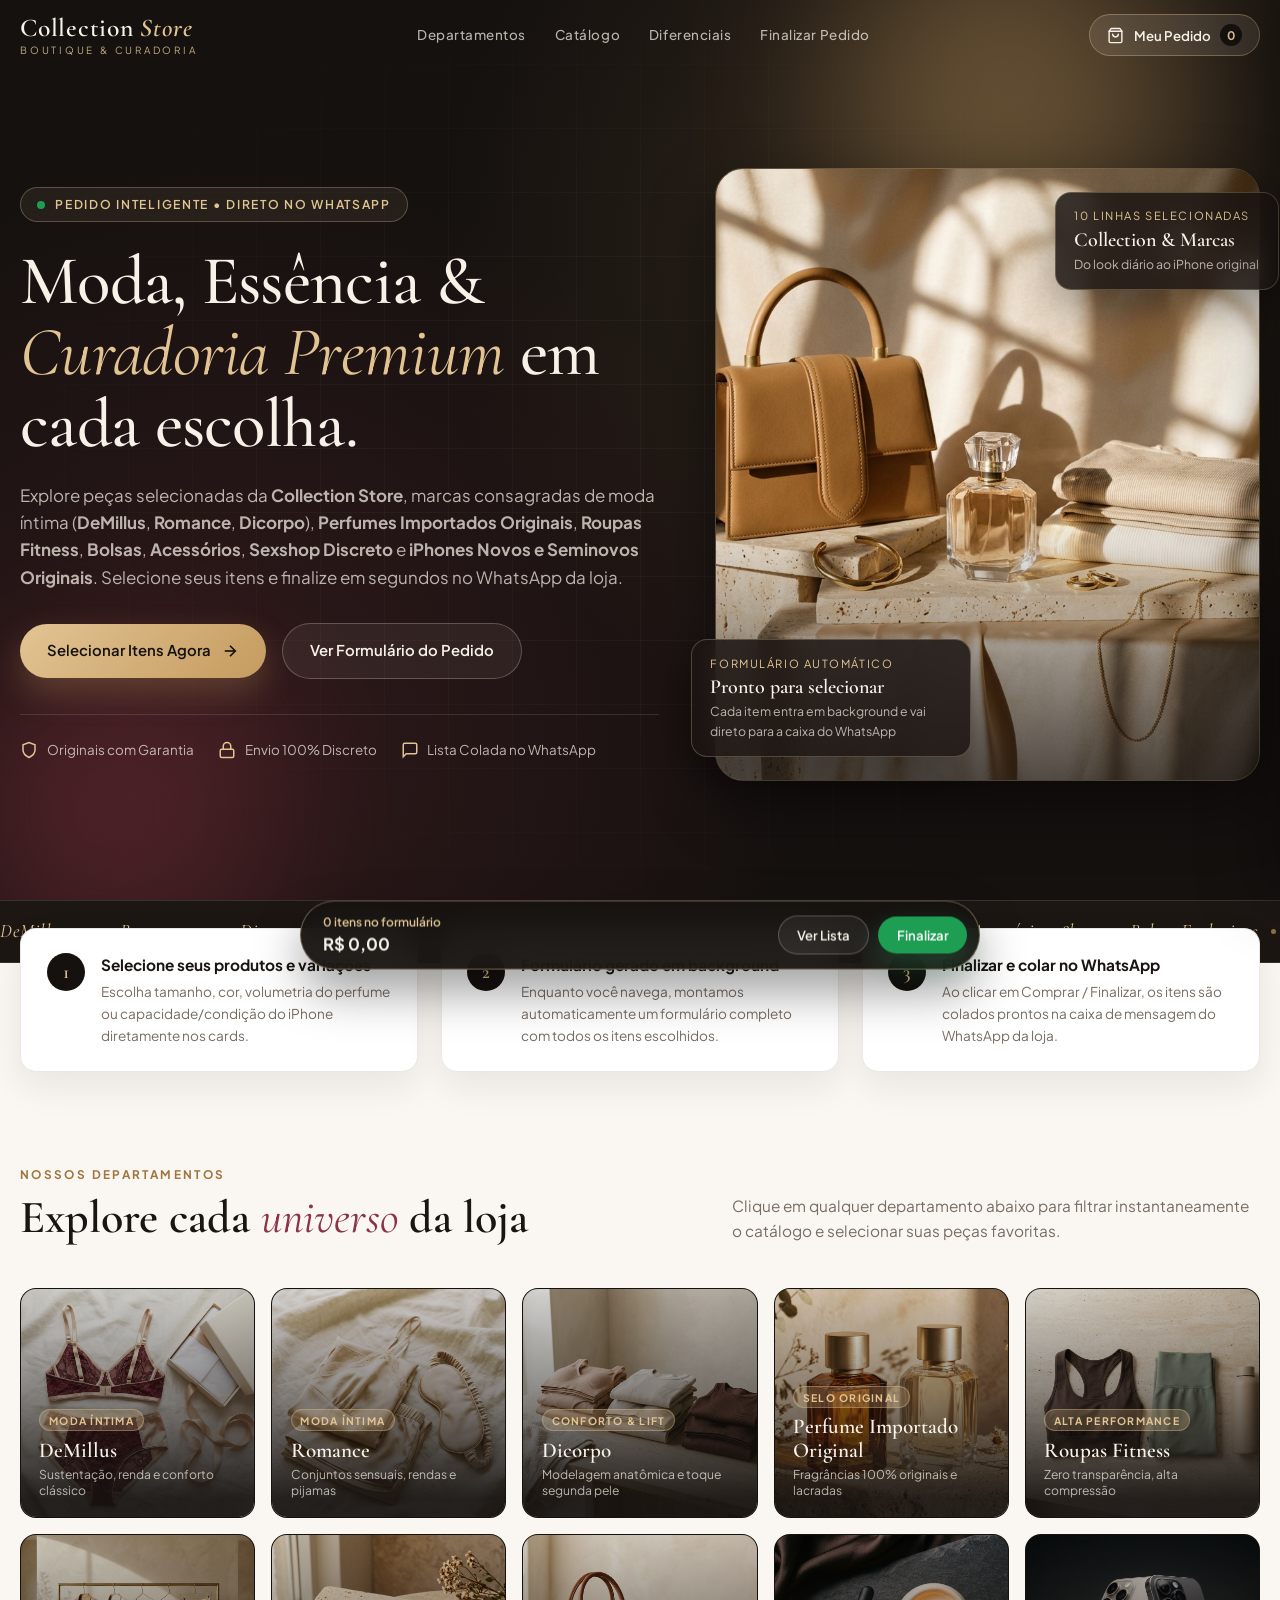
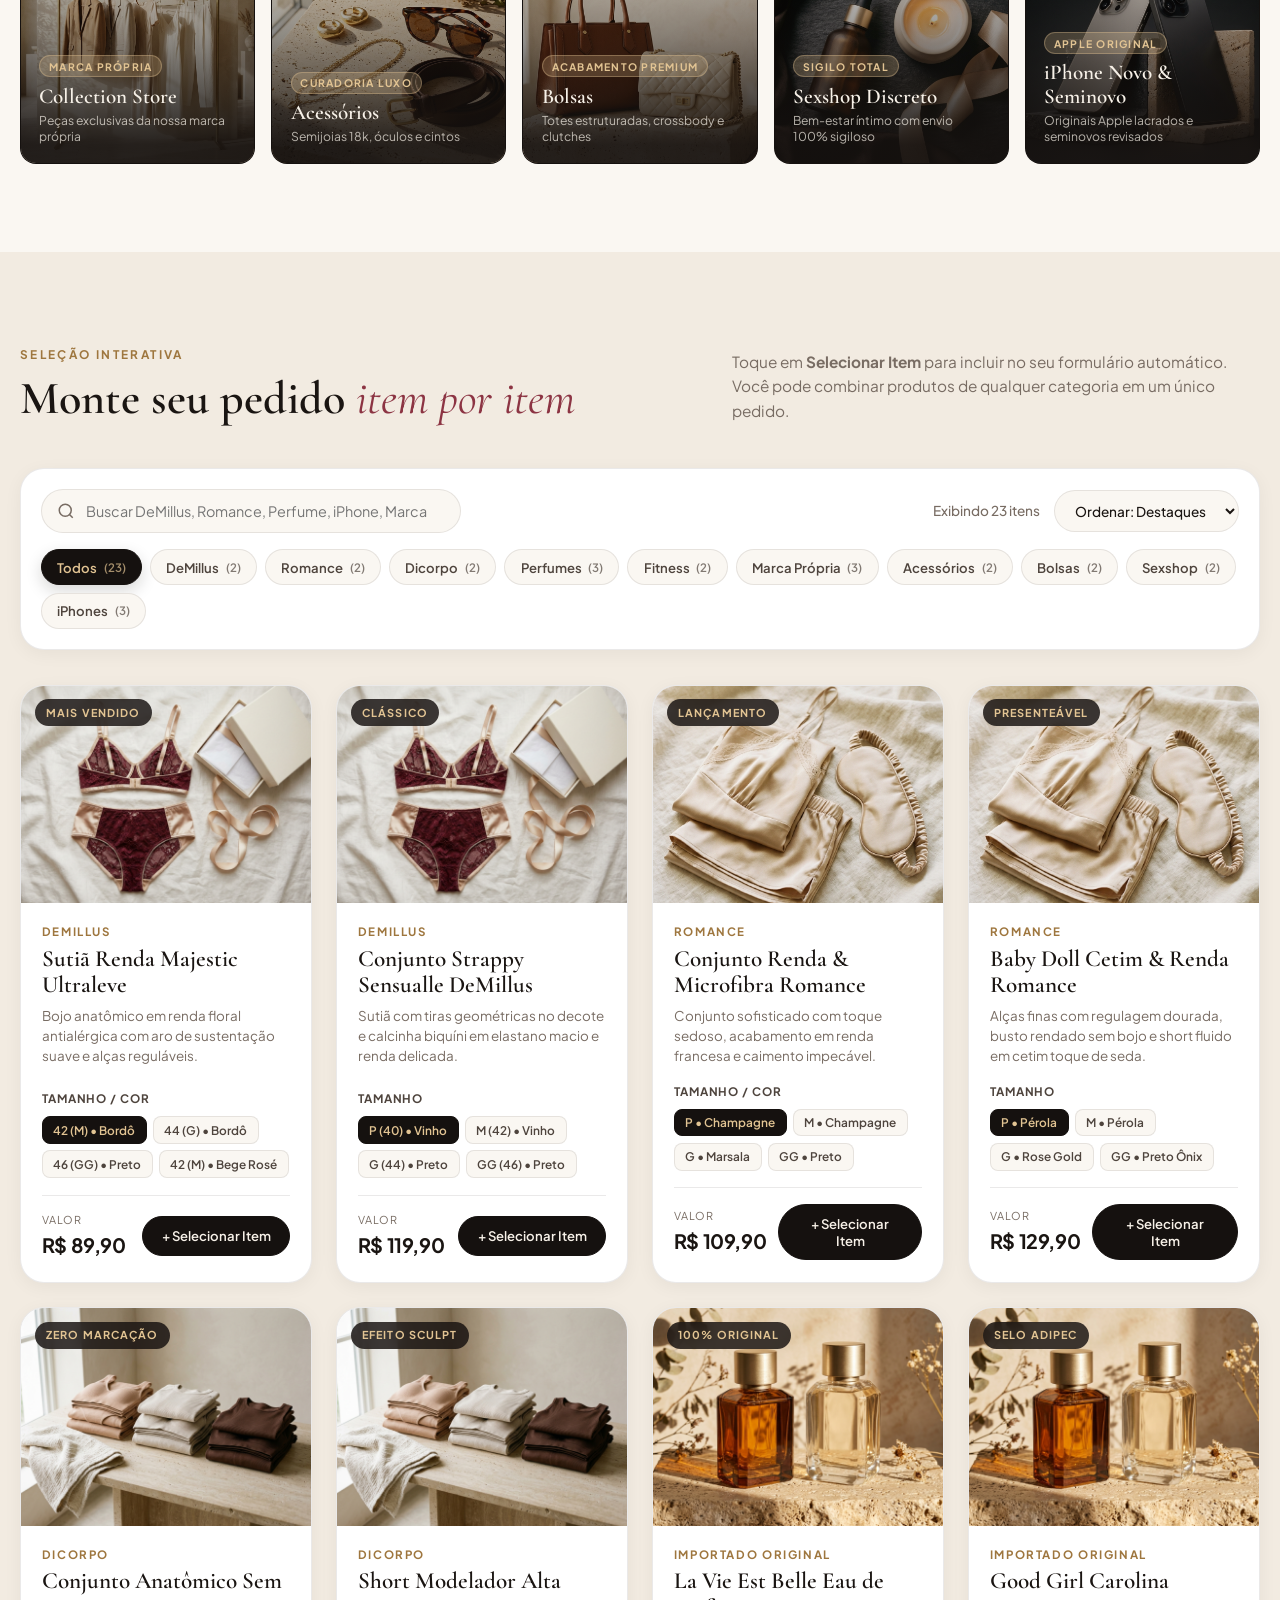
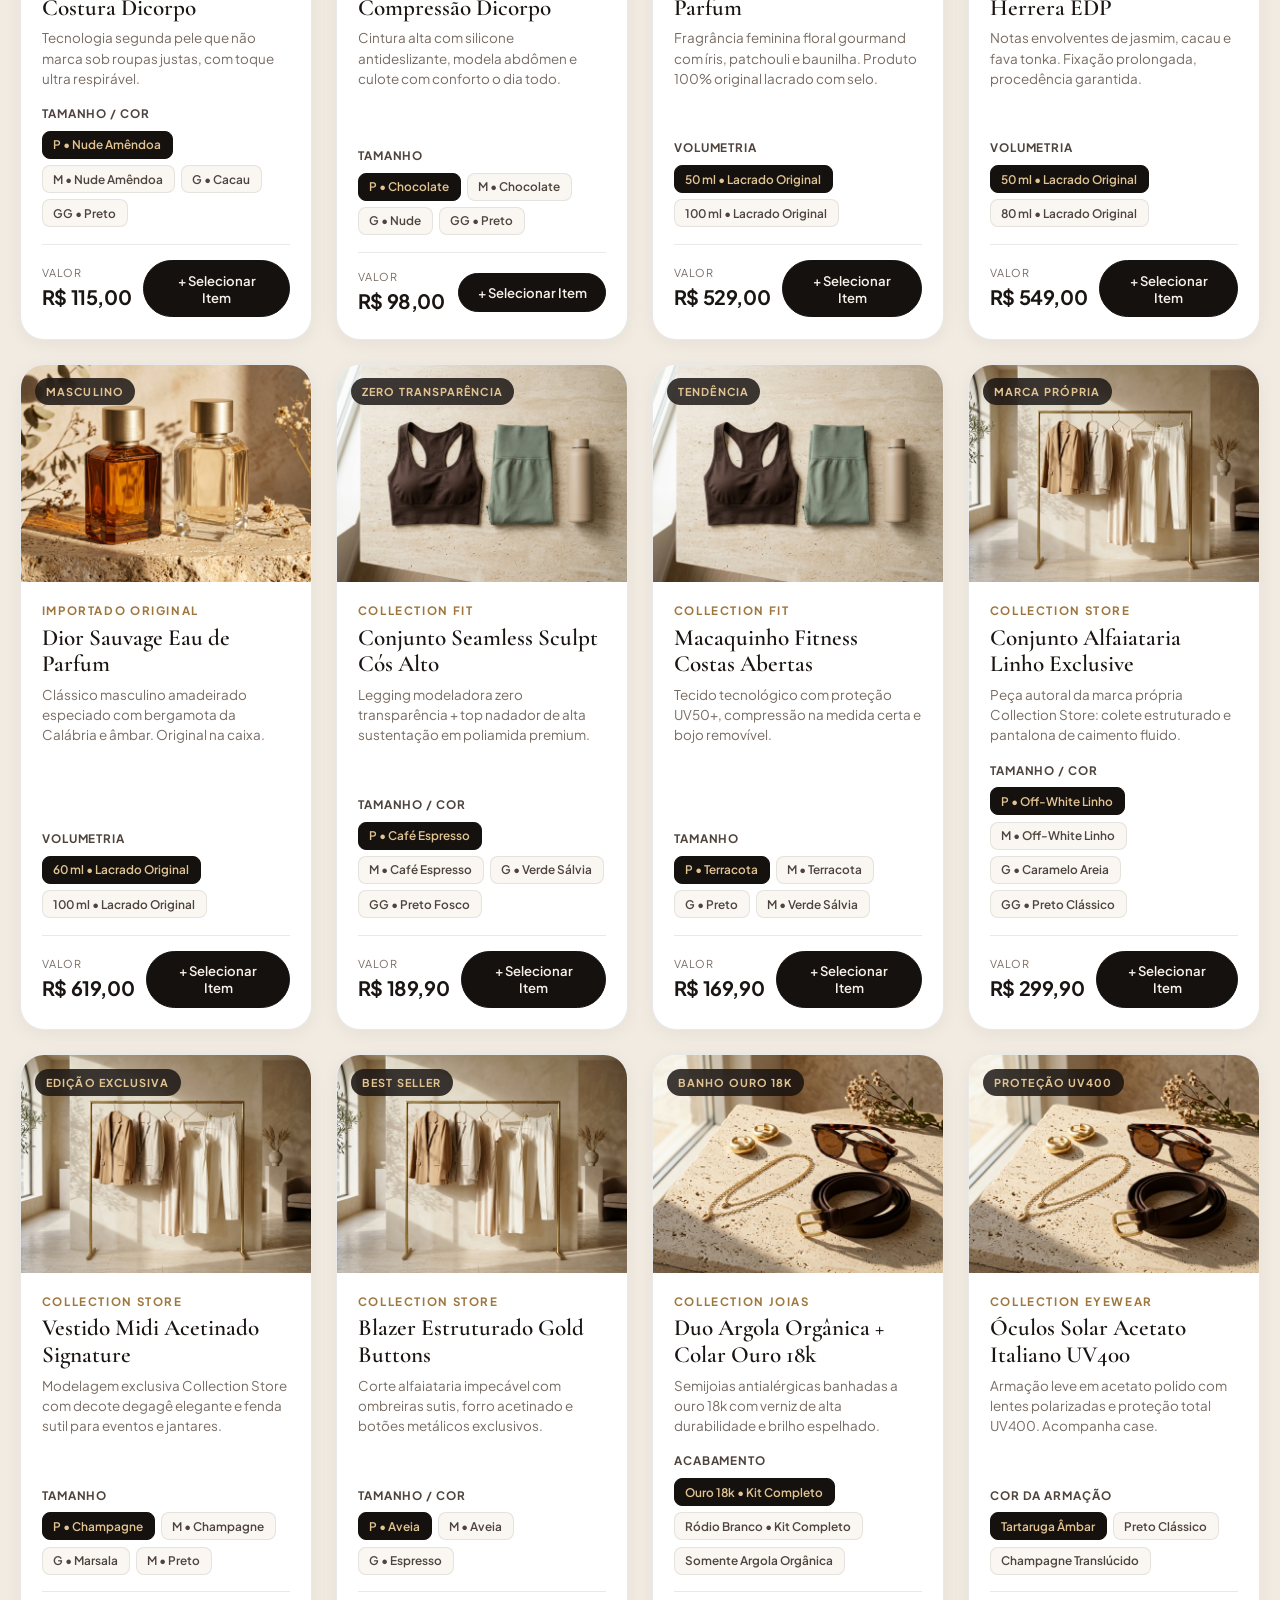
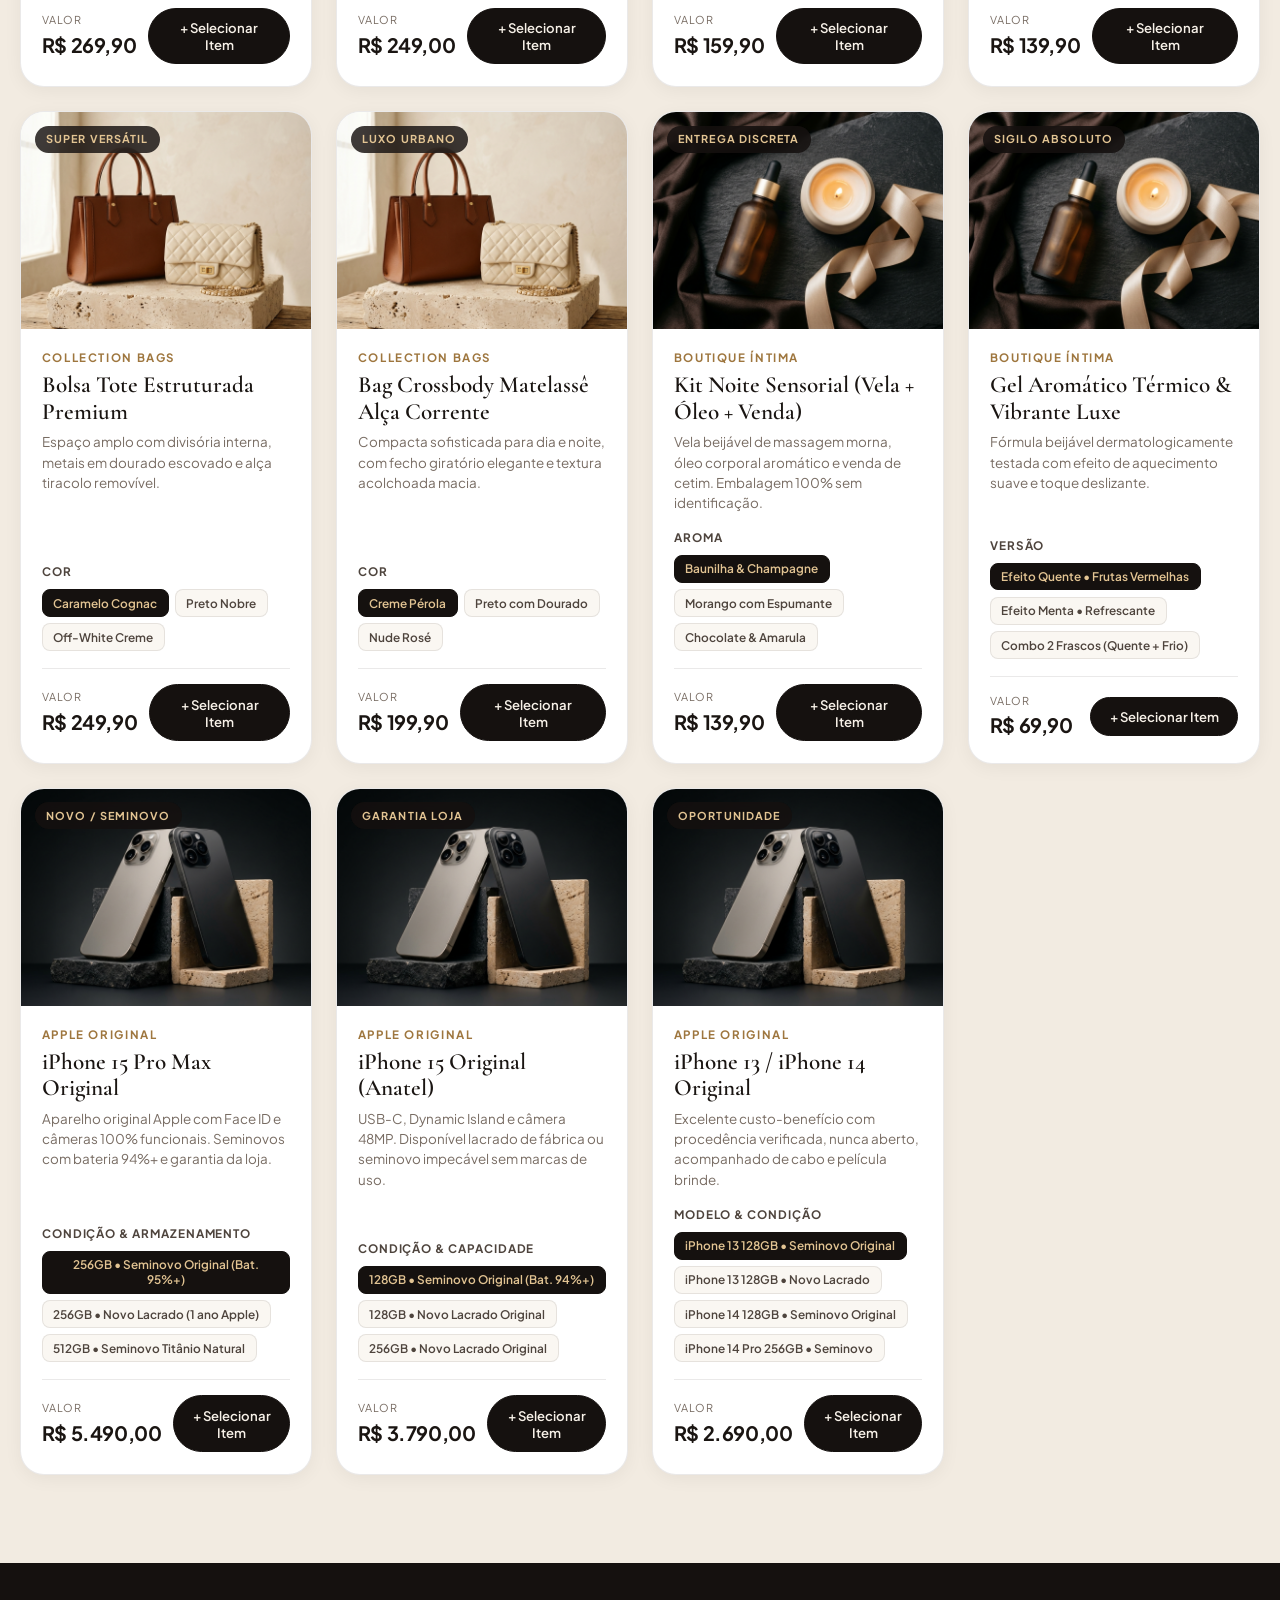
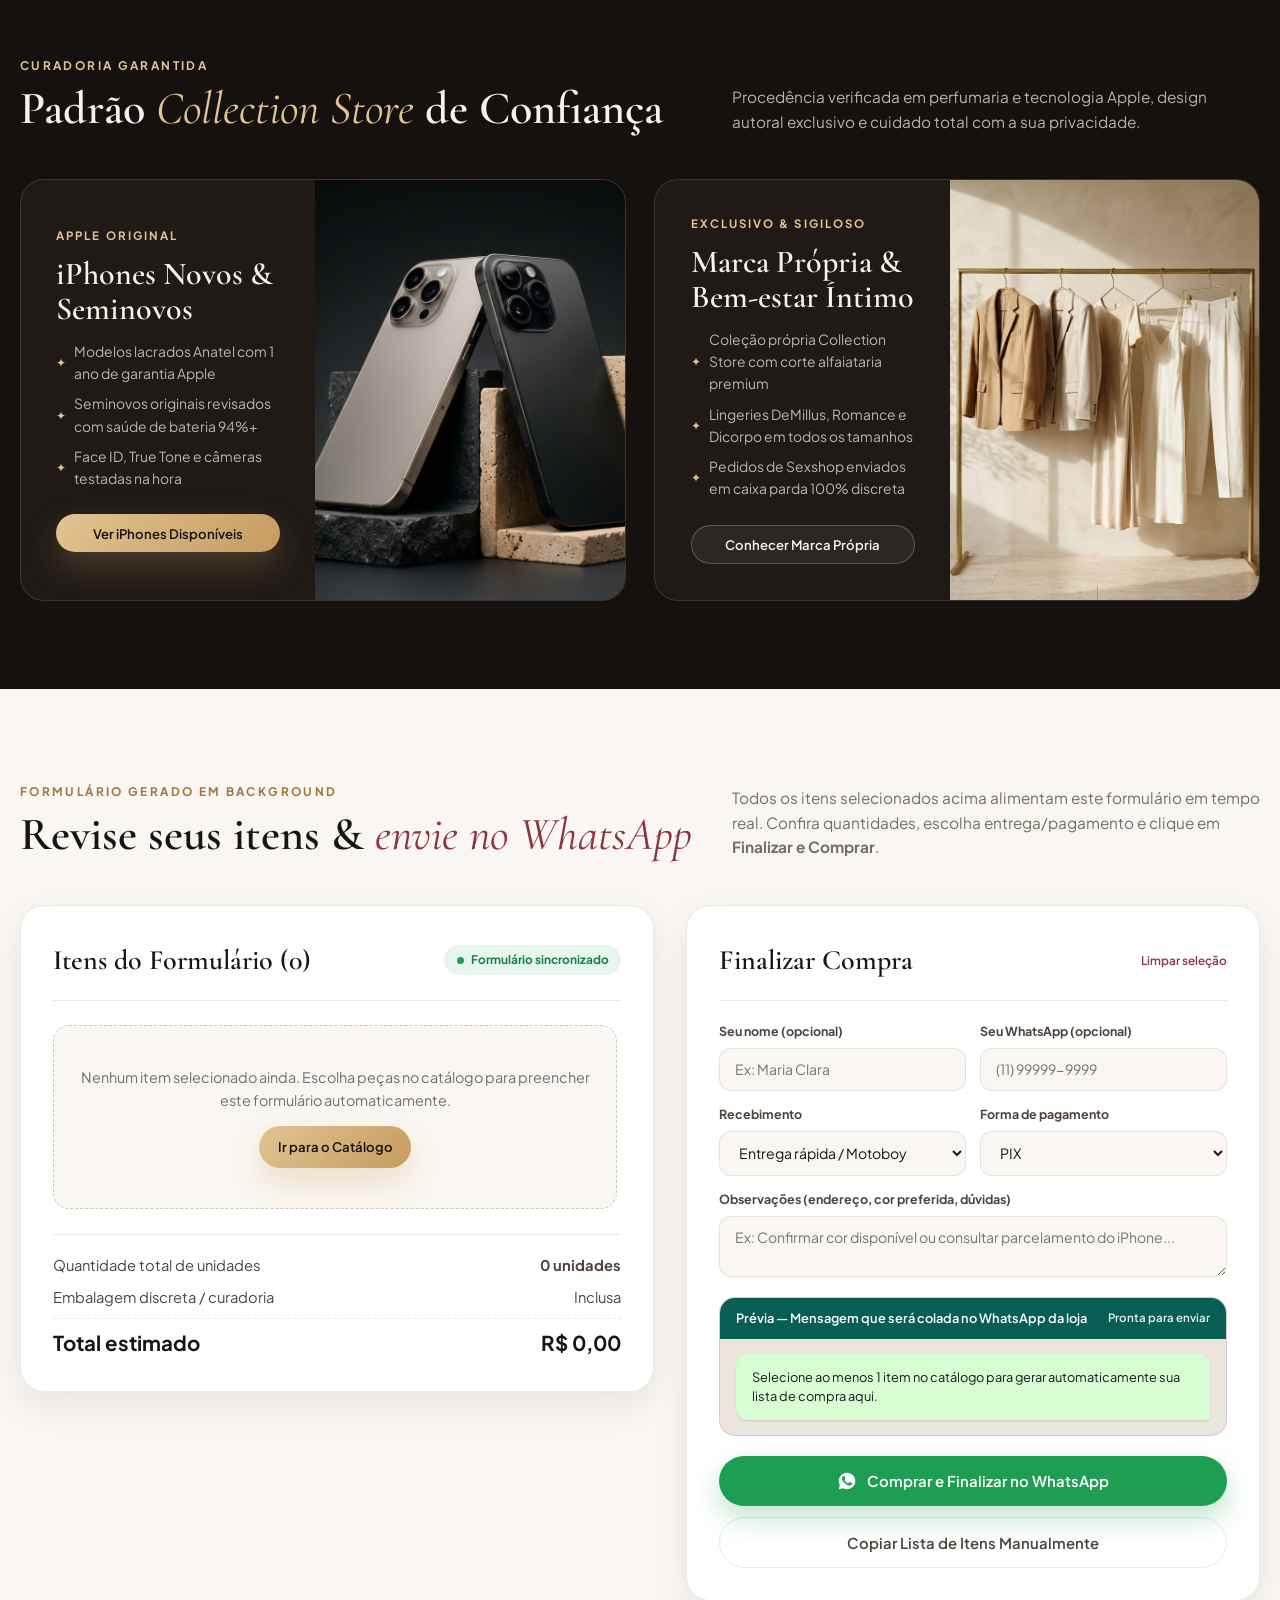
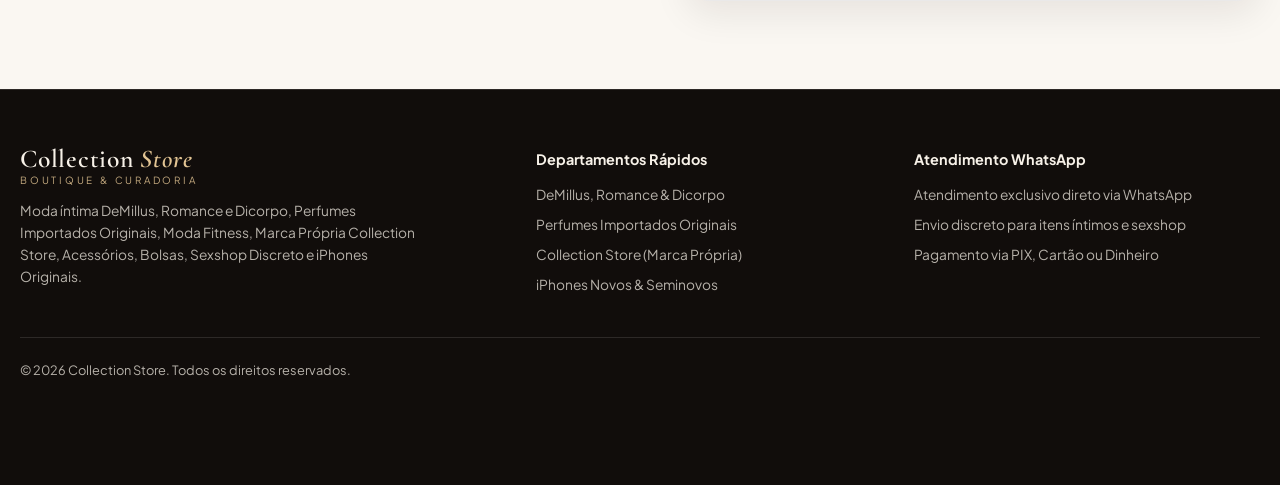
<file: public/index.html>
<!DOCTYPE html>
<html lang="pt-BR">
<head>
  <meta charset="UTF-8" />
  <meta name="viewport" content="width=device-width, initial-scale=1.0" />
  <title>Collection Store — Moda Íntima, Marca Própria, Perfumes, Bolsas &amp; iPhones</title>
  <meta name="description" content="Collection Store: DeMillus, Romance, Dicorpo, Perfumes Importados Originais, Roupas Fitness, Marca Própria, Acessórios, Bolsas, Sexshop Discreto e iPhones Novos e Seminovos Originais. Monte seu pedido e finalize direto no WhatsApp." />

  <link rel="preconnect" href="https://fonts.googleapis.com" />
  <link rel="preconnect" href="https://fonts.gstatic.com" crossorigin />
  <link href="https://fonts.googleapis.com/css2?family=Cormorant+Garamond:ital,wght@0,400;0,500;0,600;0,700;1,400;1,600&family=Plus+Jakarta+Sans:wght@400;500;600;700&display=swap" rel="stylesheet" />

  <link rel="stylesheet" href="css/styles.css" />
</head>
<body>
  <div class="scroll-progress" id="scroll-progress" aria-hidden="true"></div>
  <div class="toast-container" id="toast-container" aria-live="polite"></div>

  <!-- Header -->
  <header class="site-header" id="site-header">
    <div class="container header-inner">
      <a href="#inicio" class="brand-logo" aria-label="Collection Store - Início">
        <span class="brand-logo__main">Collection <em>Store</em></span>
        <span class="brand-logo__sub">Boutique &amp; Curadoria</span>
      </a>

      <nav class="main-nav" id="main-nav" aria-label="Navegação principal">
        <a href="#departamentos">Departamentos</a>
        <a href="#catalogo">Catálogo</a>
        <a href="#destaques">Diferenciais</a>
        <a href="#finalizar-pedido">Finalizar Pedido</a>
      </nav>

      <div class="header-actions">
        <button type="button" class="btn-order-pill" id="header-order-btn" aria-label="Abrir formulário do pedido">
          <svg width="17" height="17" viewBox="0 0 24 24" fill="none" stroke="currentColor" stroke-width="2" stroke-linecap="round" stroke-linejoin="round" aria-hidden="true">
            <path d="M6 2L3 6v14a2 2 0 0 0 2 2h14a2 2 0 0 0 2-2V6l-3-4z"></path>
            <line x1="3" y1="6" x2="21" y2="6"></line>
            <path d="M16 10a4 4 0 0 1-8 0"></path>
          </svg>
          <span>Meu Pedido</span>
          <span class="order-count-badge" id="header-order-count">0</span>
        </button>

        <button type="button" class="mobile-menu-toggle" id="mobile-menu-toggle" aria-label="Abrir menu" aria-expanded="false">
          <svg width="20" height="20" viewBox="0 0 24 24" fill="none" stroke="currentColor" stroke-width="2">
            <line x1="3" y1="7" x2="21" y2="7"></line>
            <line x1="3" y1="12" x2="21" y2="12"></line>
            <line x1="3" y1="17" x2="21" y2="17"></line>
          </svg>
        </button>
      </div>
    </div>
  </header>

  <main>
    <!-- Hero Editorial -->
    <section class="hero" id="inicio">
      <div class="hero__ambient-grid" aria-hidden="true"></div>
      <div class="hero__orb hero__orb--gold" aria-hidden="true"></div>
      <div class="hero__orb hero__orb--wine" aria-hidden="true"></div>

      <div class="container hero-grid">
        <div class="hero-copy">
          <div class="hero-eyebrow">
            <span class="dot-live" aria-hidden="true"></span>
            <span>Pedido Inteligente • Direto no WhatsApp</span>
          </div>

          <h1 class="hero-title">
            Moda, Essência &amp; <em>Curadoria Premium</em> em cada escolha.
          </h1>

          <p class="hero-lead">
            Explore peças selecionadas da <strong>Collection Store</strong>, marcas consagradas de moda íntima
            (<strong>DeMillus</strong>, <strong>Romance</strong>, <strong>Dicorpo</strong>), <strong>Perfumes Importados Originais</strong>,
            <strong>Roupas Fitness</strong>, <strong>Bolsas</strong>, <strong>Acessórios</strong>, <strong>Sexshop Discreto</strong> e
            <strong>iPhones Novos e Seminovos Originais</strong>. Selecione seus itens e finalize em segundos no WhatsApp da loja.
          </p>

          <div class="hero-actions">
            <a href="#catalogo" class="btn btn--gold">
              <span>Selecionar Itens Agora</span>
              <svg width="18" height="18" viewBox="0 0 24 24" fill="none" stroke="currentColor" stroke-width="2.2" aria-hidden="true">
                <line x1="5" y1="12" x2="19" y2="12"></line>
                <polyline points="12 5 19 12 12 19"></polyline>
              </svg>
            </a>
            <a href="#finalizar-pedido" class="btn btn--ghost-light">
              <span>Ver Formulário do Pedido</span>
            </a>
          </div>

          <div class="hero-trust-row">
            <div class="hero-trust-item">
              <svg width="18" height="18" viewBox="0 0 24 24" fill="none" stroke="currentColor" stroke-width="2" aria-hidden="true">
                <path d="M12 22s8-4 8-10V5l-8-3-8 3v7c0 6 8 10 8 10z"></path>
              </svg>
              <span>Originais com Garantia</span>
            </div>
            <div class="hero-trust-item">
              <svg width="18" height="18" viewBox="0 0 24 24" fill="none" stroke="currentColor" stroke-width="2" aria-hidden="true">
                <rect x="3" y="11" width="18" height="11" rx="2" ry="2"></rect>
                <path d="M7 11V7a5 5 0 0 1 10 0v4"></path>
              </svg>
              <span>Envio 100% Discreto</span>
            </div>
            <div class="hero-trust-item">
              <svg width="18" height="18" viewBox="0 0 24 24" fill="none" stroke="currentColor" stroke-width="2" aria-hidden="true">
                <path d="M21 15a2 2 0 0 1-2 2H7l-4 4V5a2 2 0 0 1 2-2h14a2 2 0 0 1 2 2z"></path>
              </svg>
              <span>Lista Colada no WhatsApp</span>
            </div>
          </div>
        </div>

        <div class="hero-visual">
          <div class="hero-frame" id="hero-tilt-frame">
            <img src="assets/images/hero-boutique.jpg" alt="Curadoria Collection Store: bolsa em couro, perfume importado, acessórios dourados e moda boutique" />
          </div>

          <div class="hero-floating-card hero-floating-card--top">
            <span class="hero-floating-card__label">10 Linhas Selecionadas</span>
            <div class="hero-floating-card__value">Collection &amp; Marcas</div>
            <div class="hero-floating-card__sub">Do look diário ao iPhone original</div>
          </div>

          <div class="hero-floating-card hero-floating-card--bottom">
            <span class="hero-floating-card__label">Formulário Automático</span>
            <div class="hero-floating-card__value" id="hero-live-status">Pronto para selecionar</div>
            <div class="hero-floating-card__sub">Cada item entra em background e vai direto para a caixa do WhatsApp</div>
          </div>
        </div>
      </div>
    </section>

    <!-- Animated Marquee Band -->
    <div class="marquee-band" aria-label="Marcas e categorias disponíveis">
      <div class="marquee-track">
        <div class="marquee-group">
          <span class="marquee-item">DeMillus <span class="marquee-dot"></span></span>
          <span class="marquee-item">Romance <span class="marquee-dot"></span></span>
          <span class="marquee-item">Dicorpo <span class="marquee-dot"></span></span>
          <span class="marquee-item">Perfumes Importados Originais <span class="marquee-dot"></span></span>
          <span class="marquee-item">Roupas Fitness <span class="marquee-dot"></span></span>
          <span class="marquee-item">Collection Store <span class="marquee-dot"></span></span>
          <span class="marquee-item">Acessórios 18k <span class="marquee-dot"></span></span>
          <span class="marquee-item">Bolsas Exclusivas <span class="marquee-dot"></span></span>
          <span class="marquee-item">Sexshop Discreto <span class="marquee-dot"></span></span>
          <span class="marquee-item">iPhones Novos &amp; Seminovos <span class="marquee-dot"></span></span>
        </div>
        <div class="marquee-group" aria-hidden="true">
          <span class="marquee-item">DeMillus <span class="marquee-dot"></span></span>
          <span class="marquee-item">Romance <span class="marquee-dot"></span></span>
          <span class="marquee-item">Dicorpo <span class="marquee-dot"></span></span>
          <span class="marquee-item">Perfumes Importados Originais <span class="marquee-dot"></span></span>
          <span class="marquee-item">Roupas Fitness <span class="marquee-dot"></span></span>
          <span class="marquee-item">Collection Store <span class="marquee-dot"></span></span>
          <span class="marquee-item">Acessórios 18k <span class="marquee-dot"></span></span>
          <span class="marquee-item">Bolsas Exclusivas <span class="marquee-dot"></span></span>
          <span class="marquee-item">Sexshop Discreto <span class="marquee-dot"></span></span>
          <span class="marquee-item">iPhones Novos &amp; Seminovos <span class="marquee-dot"></span></span>
        </div>
      </div>
    </div>

    <!-- Flow Steps -->
    <div class="container">
      <div class="flow-strip" data-reveal>
        <div class="flow-step">
          <div class="flow-step__num">1</div>
          <div>
            <h2 class="flow-step__title">Selecione seus produtos e variações</h2>
            <p class="flow-step__text">Escolha tamanho, cor, volumetria do perfume ou capacidade/condição do iPhone diretamente nos cards.</p>
          </div>
        </div>
        <div class="flow-step">
          <div class="flow-step__num">2</div>
          <div>
            <h2 class="flow-step__title">Formulário gerado em background</h2>
            <p class="flow-step__text">Enquanto você navega, montamos automaticamente um formulário completo com todos os itens escolhidos.</p>
          </div>
        </div>
        <div class="flow-step">
          <div class="flow-step__num">3</div>
          <div>
            <h2 class="flow-step__title">Finalizar e colar no WhatsApp</h2>
            <p class="flow-step__text">Ao clicar em Comprar / Finalizar, os itens são colados prontos na caixa de mensagem do WhatsApp da loja.</p>
          </div>
        </div>
      </div>
    </div>

    <!-- Departamentos Bento -->
    <section class="section" id="departamentos">
      <div class="container">
        <div class="section-header" data-reveal>
          <div>
            <span class="section-kicker">Nossos Departamentos</span>
            <h2 class="section-title">Explore cada <em>universo</em> da loja</h2>
          </div>
          <p class="section-desc">
            Clique em qualquer departamento abaixo para filtrar instantaneamente o catálogo e selecionar suas peças favoritas.
          </p>
        </div>

        <div class="departments-grid" id="departments-grid" data-reveal>
          <!-- Preenchido dinamicamente por js/app.js -->
        </div>
      </div>
    </section>

    <!-- Catálogo Interativo -->
    <section class="section section--warm" id="catalogo">
      <div class="container">
        <div class="section-header" data-reveal>
          <div>
            <span class="section-kicker">Seleção Interativa</span>
            <h2 class="section-title">Monte seu pedido <em>item por item</em></h2>
          </div>
          <p class="section-desc">
            Toque em <strong>Selecionar Item</strong> para incluir no seu formulário automático. Você pode combinar produtos de qualquer categoria em um único pedido.
          </p>
        </div>

        <div class="catalog-controls" data-reveal>
          <div class="catalog-top-row">
            <div class="search-box">
              <svg width="18" height="18" viewBox="0 0 24 24" fill="none" stroke="currentColor" stroke-width="2" aria-hidden="true">
                <circle cx="11" cy="11" r="8"></circle>
                <line x1="21" y1="21" x2="16.65" y2="16.65"></line>
              </svg>
              <input type="search" id="catalog-search" placeholder="Buscar DeMillus, Romance, Perfume, iPhone, Marca Própria..." aria-label="Buscar produtos no catálogo" />
            </div>

            <div class="catalog-meta-right">
              <span class="catalog-count" id="catalog-count">Exibindo 0 itens</span>
              <select id="catalog-sort" class="sort-select" aria-label="Ordenar produtos">
                <option value="featured">Ordenar: Destaques</option>
                <option value="price-asc">Menor Preço</option>
                <option value="price-desc">Maior Preço</option>
                <option value="name-asc">Nome (A – Z)</option>
              </select>
            </div>
          </div>

          <div class="category-tabs" id="category-tabs" role="tablist" aria-label="Filtrar por categoria">
            <!-- Preenchido dinamicamente -->
          </div>
        </div>

        <div class="context-assurance" id="context-assurance" role="status">
          <!-- Mensagem contextual dinâmica para categorias especiais -->
        </div>

        <div class="products-grid" id="products-grid">
          <!-- Cards gerados via js/app.js -->
        </div>
      </div>
    </section>

    <!-- Destaques Editoriais -->
    <section class="section section--dark" id="destaques">
      <div class="container">
        <div class="section-header" data-reveal>
          <div>
            <span class="section-kicker">Curadoria Garantida</span>
            <h2 class="section-title">Padrão <em>Collection Store</em> de Confiança</h2>
          </div>
          <p class="section-desc">
            Procedência verificada em perfumaria e tecnologia Apple, design autoral exclusivo e cuidado total com a sua privacidade.
          </p>
        </div>

        <div class="spotlight-grid" data-reveal>
          <article class="spotlight-card">
            <div class="spotlight-card__content">
              <span class="spotlight-card__eyebrow">Apple Original</span>
              <h3 class="spotlight-card__title">iPhones Novos &amp; Seminovos</h3>
              <ul class="spotlight-card__list">
                <li>Modelos lacrados Anatel com 1 ano de garantia Apple</li>
                <li>Seminovos originais revisados com saúde de bateria 94%+</li>
                <li>Face ID, True Tone e câmeras testadas na hora</li>
              </ul>
              <button type="button" class="btn btn--gold btn-sm js-jump-category" data-category="iphone">
                Ver iPhones Disponíveis
              </button>
            </div>
            <div class="spotlight-card__media">
              <img src="assets/images/iphone-apple.jpg" alt="iPhones Pro em titânio sobre pedra natural" />
            </div>
          </article>

          <article class="spotlight-card">
            <div class="spotlight-card__content">
              <span class="spotlight-card__eyebrow">Exclusivo &amp; Sigiloso</span>
              <h3 class="spotlight-card__title">Marca Própria &amp; Bem-estar Íntimo</h3>
              <ul class="spotlight-card__list">
                <li>Coleção própria Collection Store com corte alfaiataria premium</li>
                <li>Lingeries DeMillus, Romance e Dicorpo em todos os tamanhos</li>
                <li>Pedidos de Sexshop enviados em caixa parda 100% discreta</li>
              </ul>
              <button type="button" class="btn btn--ghost-light btn-sm js-jump-category" data-category="marca-propria">
                Conhecer Marca Própria
              </button>
            </div>
            <div class="spotlight-card__media">
              <img src="assets/images/collection-store.jpg" alt="Arara boutique com roupas da marca própria Collection Store" />
            </div>
          </article>
        </div>
      </div>
    </section>

    <!-- Formulário do Pedido & Envio WhatsApp -->
    <section class="section" id="finalizar-pedido">
      <div class="container">
        <div class="section-header" data-reveal>
          <div>
            <span class="section-kicker">Formulário Gerado em Background</span>
            <h2 class="section-title">Revise seus itens &amp; <em>envie no WhatsApp</em></h2>
          </div>
          <p class="section-desc">
            Todos os itens selecionados acima alimentam este formulário em tempo real. Confira quantidades, escolha entrega/pagamento e clique em <strong>Finalizar e Comprar</strong>.
          </p>
        </div>

        <!-- O formulário real é sincronizado em background a cada clique de seleção -->
        <form id="background-order-form" name="pedidoCollectionStore" class="checkout-studio" data-reveal>
          <!-- Campos ocultos sincronizados em background -->
          <div id="bg-form-hidden-fields" aria-hidden="true"></div>
          <textarea id="bg-serialized-order" name="pedido_completo" class="sr-only" readonly tabindex="-1"></textarea>

          <!-- Painel Esquerdo: Itens Selecionados -->
          <div class="studio-panel">
            <div class="studio-panel__head">
              <h3 class="studio-panel__title">Itens do Formulário (<span id="form-items-count">0</span>)</h3>
              <span class="sync-status-pill" id="sync-status-pill">
                <span class="pulse" aria-hidden="true"></span>
                <span>Formulário sincronizado</span>
              </span>
            </div>

            <div class="selected-items-list" id="checkout-items-list">
              <!-- Itens renderizados dinamicamente -->
            </div>

            <div class="order-summary-totals">
              <div class="summary-line">
                <span>Quantidade total de unidades</span>
                <strong id="summary-total-units">0 un.</strong>
              </div>
              <div class="summary-line">
                <span>Embalagem discreta / curadoria</span>
                <span>Inclusa</span>
              </div>
              <div class="summary-line summary-line--total">
                <span>Total estimado</span>
                <span id="summary-total-price">R$ 0,00</span>
              </div>
            </div>
          </div>

          <!-- Painel Direito: Dados do Cliente & Prévia da Caixa do WhatsApp -->
          <div class="studio-panel">
            <div class="studio-panel__head">
              <h3 class="studio-panel__title">Finalizar Compra</h3>
              <button type="button" class="btn-remove-item" id="btn-clear-order">Limpar seleção</button>
            </div>

            <div class="order-form-grid">
              <div class="field-group">
                <label for="customer-name">Seu nome (opcional)</label>
                <input type="text" id="customer-name" name="cliente_nome" placeholder="Ex: Maria Clara" autocomplete="name" />
              </div>

              <div class="field-group">
                <label for="customer-phone">Seu WhatsApp (opcional)</label>
                <input type="tel" id="customer-phone" name="cliente_telefone" placeholder="(11) 99999-9999" autocomplete="tel" />
              </div>

              <div class="field-group">
                <label for="delivery-method">Recebimento</label>
                <select id="delivery-method" name="forma_entrega">
                  <option value="Entrega rápida / Motoboy">Entrega rápida / Motoboy</option>
                  <option value="Envio Correios / Transportadora (Discreto)">Envio Correios / Discreto</option>
                  <option value="Retirar na Loja">Retirar na Loja</option>
                </select>
              </div>

              <div class="field-group">
                <label for="payment-method">Forma de pagamento</label>
                <select id="payment-method" name="forma_pagamento">
                  <option value="PIX (com desconto / confirmação rápida)">PIX</option>
                  <option value="Cartão de Crédito">Cartão de Crédito</option>
                  <option value="Cartão de Débito">Cartão de Débito</option>
                  <option value="Dinheiro na entrega">Dinheiro</option>
                </select>
              </div>

              <div class="field-group field-group--full">
                <label for="order-notes">Observações (endereço, cor preferida, dúvidas)</label>
                <textarea id="order-notes" name="observacoes" rows="2" placeholder="Ex: Confirmar cor disponível ou consultar parcelamento do iPhone..."></textarea>
              </div>
            </div>

            <div class="wa-preview-card" aria-label="Prévia da mensagem que será colada no WhatsApp">
              <div class="wa-preview-card__header">
                <span>Prévia — Mensagem que será colada no WhatsApp da loja</span>
                <span>Pronta para enviar</span>
              </div>
              <div class="wa-preview-card__body">
                <div class="wa-bubble" id="wa-message-preview">Selecione ao menos 1 item no catálogo para gerar automaticamente sua lista de compra aqui.</div>
              </div>
            </div>

            <div class="checkout-cta-stack">
              <button type="submit" class="btn btn--whatsapp btn--full" id="btn-submit-whatsapp">
                <svg width="20" height="20" viewBox="0 0 24 24" fill="currentColor" aria-hidden="true">
                  <path d="M12.04 2C6.58 2 2.13 6.45 2.13 11.91c0 1.75.46 3.45 1.32 4.95L2.05 22l5.25-1.38c1.45.79 3.08 1.21 4.74 1.21 5.46 0 9.91-4.45 9.91-9.91C21.95 6.45 17.5 2 12.04 2zm5.82 14.01c-.25.7-1.44 1.33-2 1.42-.52.08-1.18.11-1.91-.12-.44-.14-1-.33-1.72-.64-3.03-1.31-5-4.37-5.15-4.57-.15-.2-1.23-1.64-1.23-3.13s.78-2.22 1.06-2.52c.28-.3.61-.38.81-.38h.58c.19 0 .44-.07.69.53.25.6.86 2.1.94 2.25.08.15.13.33.03.53-.1.2-.15.33-.3.5-.15.17-.32.39-.45.52-.15.15-.31.31-.13.61.18.3.79 1.3 1.7 2.11 1.17 1.04 2.16 1.37 2.46 1.52.3.15.48.13.66-.08.18-.2.76-.89.96-1.19.2-.3.41-.25.69-.15.28.1 1.77.84 2.08.99.3.15.51.23.58.35.07.12.07.72-.18 1.42z"/>
                </svg>
                <span>Comprar e Finalizar no WhatsApp</span>
              </button>

              <button type="button" class="btn btn--secondary-outline btn--full" id="btn-copy-order">
                Copiar Lista de Itens Manualmente
              </button>
            </div>
          </div>
        </form>
      </div>
    </section>
  </main>

  <!-- Floating Order Bar -->
  <div class="floating-cart-bar" id="floating-cart-bar" role="region" aria-label="Resumo rápido do pedido">
    <div class="floating-cart-bar__summary">
      <span class="floating-cart-bar__count" id="floating-count-text">0 itens no formulário</span>
      <span class="floating-cart-bar__total" id="floating-total-text">R$ 0,00</span>
    </div>
    <div class="floating-cart-bar__actions">
      <button type="button" class="btn btn--ghost-light btn-sm" id="floating-open-drawer">Ver Lista</button>
      <button type="button" class="btn btn--whatsapp btn-sm" id="floating-finish-wa">Finalizar</button>
    </div>
  </div>

  <!-- Slide-over Drawer -->
  <div class="drawer-backdrop" id="drawer-backdrop"></div>
  <aside class="order-drawer" id="order-drawer" aria-label="Formulário rápido do pedido">
    <div class="order-drawer__head">
      <div>
        <h3>Seu Pedido Selecionado</h3>
        <small style="color: var(--gold-light); font-size: 0.76rem;">Sincronizado com o formulário em background</small>
      </div>
      <button type="button" class="btn-close-icon" id="drawer-close-btn" aria-label="Fechar painel">&times;</button>
    </div>

    <div class="order-drawer__body">
      <div class="selected-items-list" id="drawer-items-list"></div>
    </div>

    <div class="order-drawer__foot">
      <div class="summary-line summary-line--total" style="margin-bottom: 0.9rem; border-top: none; padding-top: 0;">
        <span>Total</span>
        <span id="drawer-total-price">R$ 0,00</span>
      </div>
      <div style="display: grid; gap: 0.6rem;">
        <button type="button" class="btn btn--whatsapp btn--full" id="drawer-go-whatsapp">
          Finalizar Agora no WhatsApp
        </button>
        <button type="button" class="btn btn--secondary-outline btn--full" id="drawer-go-form">
          Preencher Dados &amp; Ver Prévia
        </button>
      </div>
    </div>
  </aside>

  <!-- Modal Confirmação WhatsApp -->
  <div class="modal-overlay" id="whatsapp-confirm-modal" role="dialog" aria-modal="true" aria-labelledby="wa-modal-title">
    <div class="modal-card">
      <div style="display: flex; justify-content: space-between; align-items: center; margin-bottom: 0.8rem;">
        <h3 id="wa-modal-title" style="font-family: var(--font-display); font-size: 1.75rem; margin: 0;">Pedido Pronto para WhatsApp</h3>
        <button type="button" class="btn-close-icon" style="color: var(--ink); border-color: var(--border-light);" id="wa-modal-close" aria-label="Fechar">&times;</button>
      </div>
      <p style="font-size: 0.9rem; color: var(--ink-soft); margin-top: 0;">
        Seu pedido foi gerado com todos os itens selecionados e também copiado para a área de transferência. Caso o WhatsApp não abra automaticamente, clique no botão abaixo:
      </p>
      <div style="display: grid; gap: 0.7rem; margin-top: 1.2rem;">
        <a href="#" target="_blank" rel="noopener noreferrer" class="btn btn--whatsapp btn--full" id="wa-direct-link">
          Abrir WhatsApp com Pedido Colado
        </a>
        <button type="button" class="btn btn--secondary-outline btn--full" id="wa-modal-copy">
          Copiar Mensagem Novamente
        </button>
      </div>
    </div>
  </div>

  <!-- Footer -->
  <footer class="site-footer">
    <div class="container">
      <div class="footer-grid">
        <div>
          <div class="brand-logo">
            <span class="brand-logo__main">Collection <em>Store</em></span>
            <span class="brand-logo__sub">Boutique &amp; Curadoria</span>
          </div>
          <p style="margin-top: 0.9rem; font-size: 0.86rem; max-width: 40ch;">
            Moda íntima DeMillus, Romance e Dicorpo, Perfumes Importados Originais, Moda Fitness, Marca Própria Collection Store, Acessórios, Bolsas, Sexshop Discreto e iPhones Originais.
          </p>
        </div>

        <div>
          <strong style="color: var(--cream); font-size: 0.9rem;">Departamentos Rápidos</strong>
          <ul class="footer-links">
            <li><a href="#catalogo" class="js-jump-category" data-category="demillus">DeMillus, Romance &amp; Dicorpo</a></li>
            <li><a href="#catalogo" class="js-jump-category" data-category="perfumes">Perfumes Importados Originais</a></li>
            <li><a href="#catalogo" class="js-jump-category" data-category="marca-propria">Collection Store (Marca Própria)</a></li>
            <li><a href="#catalogo" class="js-jump-category" data-category="iphone">iPhones Novos &amp; Seminovos</a></li>
          </ul>
        </div>

        <div>
          <strong style="color: var(--cream); font-size: 0.9rem;">Atendimento WhatsApp</strong>
          <ul class="footer-links">
            <li>Atendimento exclusivo direto via WhatsApp</li>
            <li>Envio discreto para itens íntimos e sexshop</li>
            <li>Pagamento via PIX, Cartão ou Dinheiro</li>
          </ul>
        </div>
      </div>

      <div class="footer-bottom">
        <span>&copy; <span id="current-year"></span> Collection Store. Todos os direitos reservados.</span>
      </div>
    </div>
  </footer>

  <script src="js/config.js"></script>
  <script src="js/catalog.js"></script>
  <script src="js/app.js"></script>
</body>
</html>
</file>
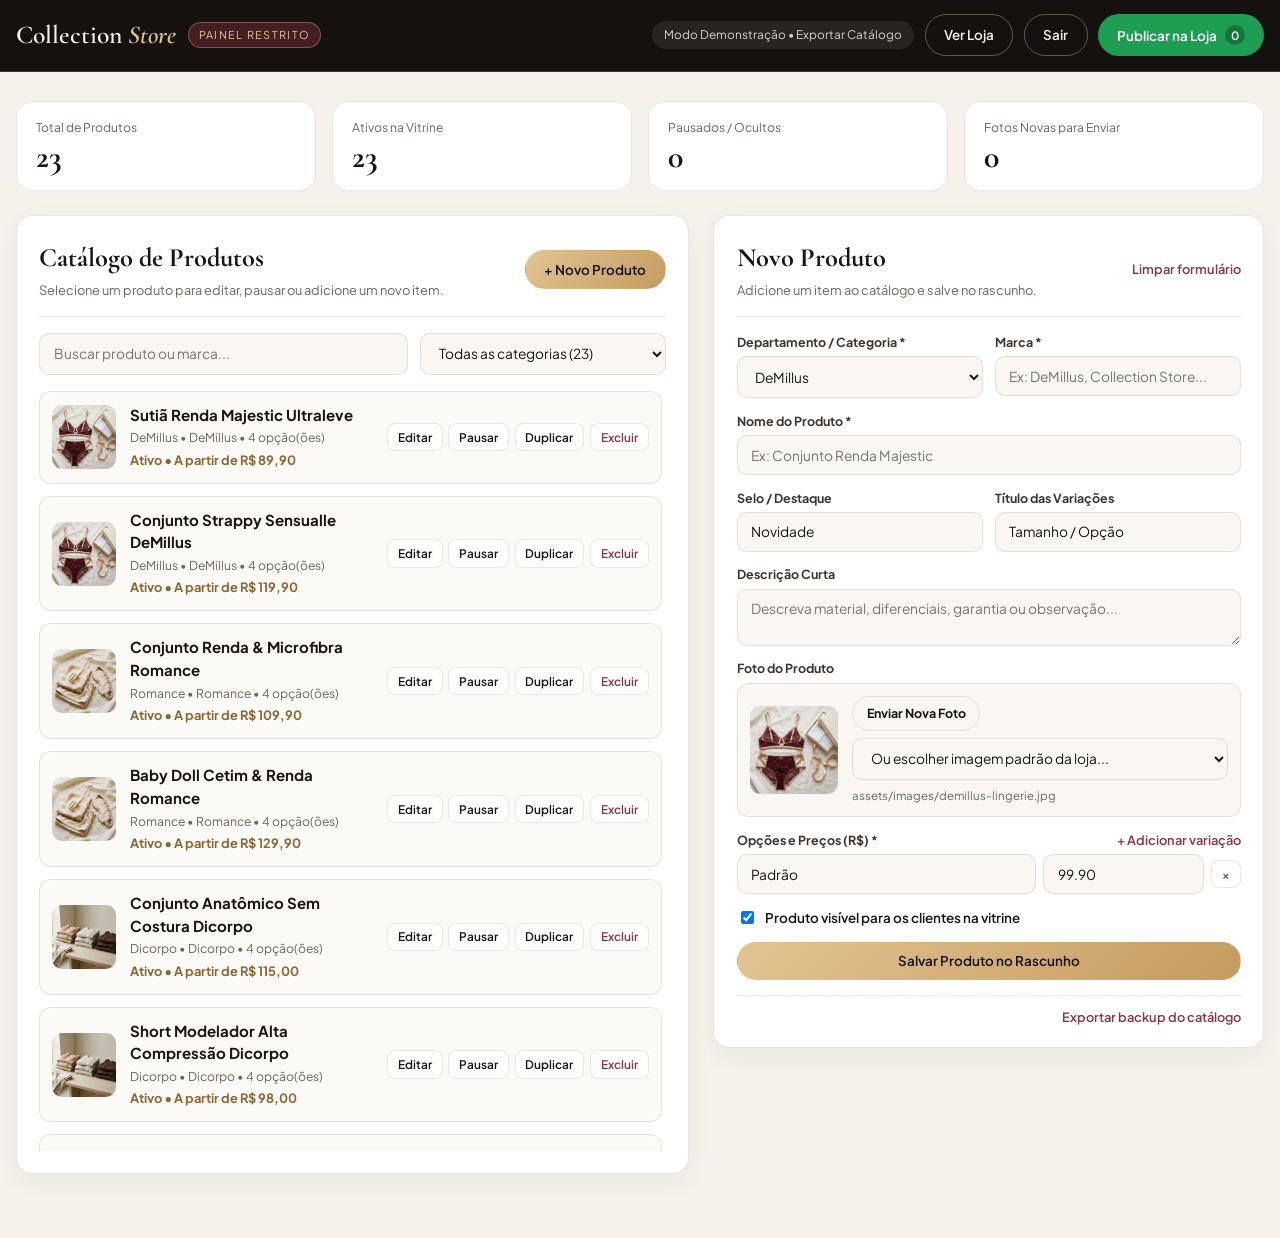
<file: public/painel/index.html>
<!DOCTYPE html>
<html lang="pt-BR">
<head>
  <meta charset="UTF-8" />
  <meta name="viewport" content="width=device-width, initial-scale=1.0" />
  <meta name="robots" content="noindex, nofollow" />
  <title>Painel Administrativo — Collection Store</title>

  <link rel="preconnect" href="https://fonts.googleapis.com" />
  <link rel="preconnect" href="https://fonts.gstatic.com" crossorigin />
  <link href="https://fonts.googleapis.com/css2?family=Cormorant+Garamond:ital,wght@0,500;0,600;0,700;1,500&family=Plus+Jakarta+Sans:wght@400;500;600;700&display=swap" rel="stylesheet" />
  <link rel="stylesheet" href="admin.css" />
</head>
<body>
  <div class="toast-stack" id="toast-stack" aria-live="polite"></div>

  <header class="admin-header">
    <div class="admin-container admin-header__inner">
      <div class="admin-brand">
        <span class="admin-brand__title">Collection <em>Store</em></span>
        <span class="admin-brand__badge">Painel Restrito</span>
      </div>

      <div class="admin-header__actions">
        <span class="env-pill" id="env-status-pill">Verificando conexão...</span>
        <a href="../" target="_blank" rel="noopener noreferrer" class="btn btn-outline">Ver Loja</a>
        <a href="?logout=1" class="btn btn-outline" id="btn-logout">Sair</a>
        <button type="button" class="btn btn-publish" id="btn-open-publish">
          <span>Publicar na Loja</span>
          <span class="pending-badge" id="pending-count-badge">0</span>
        </button>
      </div>
    </div>
  </header>

  <main class="admin-container admin-main">
    <!-- Resumo -->
    <section class="stats-grid" aria-label="Resumo do catálogo">
      <div class="stat-card">
        <span class="stat-card__label">Total de Produtos</span>
        <strong class="stat-card__value" id="stat-total">0</strong>
      </div>
      <div class="stat-card">
        <span class="stat-card__label">Ativos na Vitrine</span>
        <strong class="stat-card__value" id="stat-active">0</strong>
      </div>
      <div class="stat-card">
        <span class="stat-card__label">Pausados / Ocultos</span>
        <strong class="stat-card__value" id="stat-paused">0</strong>
      </div>
      <div class="stat-card">
        <span class="stat-card__label">Fotos Novas para Enviar</span>
        <strong class="stat-card__value" id="stat-images">0</strong>
      </div>
    </section>

    <div class="workspace-grid">
      <!-- Lista de Produtos -->
      <section class="panel" aria-label="Lista de produtos">
        <div class="panel__head">
          <div>
            <h2>Catálogo de Produtos</h2>
            <p class="panel__sub">Selecione um produto para editar, pausar ou adicione um novo item.</p>
          </div>
          <button type="button" class="btn btn-gold" id="btn-new-product">+ Novo Produto</button>
        </div>

        <div class="filter-bar">
          <input type="search" id="admin-search" placeholder="Buscar produto ou marca..." aria-label="Buscar produto" />
          <select id="admin-filter-category" aria-label="Filtrar categoria">
            <option value="all">Todas as categorias</option>
          </select>
        </div>

        <div class="product-list" id="admin-product-list">
          <!-- Renderizado via admin.js -->
        </div>
      </section>

      <!-- Editor de Produto -->
      <section class="panel editor-panel" aria-label="Editor de produto">
        <div class="panel__head">
          <div>
            <h2 id="editor-heading">Novo Produto</h2>
            <p class="panel__sub" id="editor-subheading">Preencha os detalhes abaixo e salve no rascunho antes de publicar.</p>
          </div>
          <button type="button" class="btn-text" id="btn-reset-editor">Limpar formulário</button>
        </div>

        <form id="product-editor-form" class="editor-form">
          <input type="hidden" id="edit-mode-id" value="" />

          <div class="form-row-2">
            <div class="field">
              <label for="prod-category">Departamento / Categoria *</label>
              <select id="prod-category" required></select>
            </div>

            <div class="field">
              <label for="prod-brand">Marca *</label>
              <input type="text" id="prod-brand" placeholder="Ex: DeMillus, Collection Store..." required />
            </div>
          </div>

          <div class="field">
            <label for="prod-name">Nome do Produto *</label>
            <input type="text" id="prod-name" placeholder="Ex: Conjunto Renda Majestic" required />
          </div>

          <div class="form-row-2">
            <div class="field">
              <label for="prod-tag">Selo / Destaque</label>
              <input type="text" id="prod-tag" placeholder="Ex: Mais Vendido, 100% Original, Sigilo Total" />
            </div>

            <div class="field">
              <label for="prod-variant-label">Título das Variações</label>
              <input type="text" id="prod-variant-label" placeholder="Ex: Tamanho / Cor, Volumetria, Capacidade" />
            </div>
          </div>

          <div class="field">
            <label for="prod-description">Descrição Curta</label>
            <textarea id="prod-description" rows="2" placeholder="Descreva material, diferenciais, garantia ou observação..."></textarea>
          </div>

          <!-- Upload de Imagem ou Seleção da Galeria -->
          <div class="field">
            <label>Foto do Produto</label>
            <div class="image-uploader-box">
              <img src="../assets/images/collection-store.jpg" alt="Prévia do produto" id="prod-image-preview" class="image-preview" />
              <div class="image-uploader-controls">
                <label class="btn btn-outline btn-sm upload-label">
                  <input type="file" id="prod-image-file" accept="image/*" hidden />
                  <span>Enviar Nova Foto</span>
                </label>
                <select id="prod-image-preset" aria-label="Ou escolher imagem existente">
                  <option value="">Ou escolher imagem padrão da categoria...</option>
                </select>
                <small id="prod-image-path-label" class="muted-path">assets/images/collection-store.jpg</small>
              </div>
            </div>
          </div>

          <!-- Variações e Preços -->
          <div class="field">
            <div class="variants-head">
              <label>Opções e Preços (R$) *</label>
              <button type="button" class="btn-text" id="btn-add-variant">+ Adicionar variação</button>
            </div>
            <div class="variants-list" id="variants-editor-list"></div>
          </div>

          <label class="toggle-row">
            <input type="checkbox" id="prod-active" checked />
            <span>Produto visível para os clientes na vitrine</span>
          </label>

          <div class="editor-actions">
            <button type="submit" class="btn btn-gold btn-full" id="btn-save-draft">
              Salvar Produto no Rascunho
            </button>
          </div>
        </form>

        <div class="local-tools">
          <button type="button" class="btn-text" id="btn-export-json">Exportar backup do catálogo</button>
        </div>
      </section>
    </div>
  </main>

  <!-- Modal de Publicação -->
  <div class="modal-overlay" id="publish-modal" role="dialog" aria-modal="true" aria-labelledby="publish-modal-title">
    <div class="modal-card">
      <div class="modal-head">
        <h3 id="publish-modal-title">Publicar Alterações na Loja</h3>
        <button type="button" class="btn-close" id="btn-close-publish" aria-label="Fechar">&times;</button>
      </div>

      <p class="modal-desc" id="publish-modal-desc">
        Nesta versão de demonstração pública, ao confirmar será baixado o arquivo atualizado do catálogo em formato JSON (sem envio automático para repositório externo).
      </p>

      <div class="field" style="margin: 1rem 0;">
        <label for="commit-message-input">Nota da atualização (opcional)</label>
        <input type="text" id="commit-message-input" placeholder="Ex: Novos conjuntos DeMillus e iPhone 15" />
      </div>

      <div id="publish-result-box" class="publish-result" hidden></div>

      <div class="modal-actions">
        <button type="button" class="btn btn-outline" id="btn-cancel-publish">Cancelar</button>
        <button type="button" class="btn btn-publish" id="btn-confirm-publish">Confirmar e Publicar</button>
      </div>
    </div>
  </div>

  <script src="../js/catalog.js"></script>
  <script src="admin.js"></script>
</body>
</html>
</file>
<file: public/css/styles.css>
/* ==========================================================================
   Collection Store — Editorial Luxury Boutique Stylesheet
   ========================================================================== */

:root {
  --bg-ivory: #faf7f2;
  --bg-warm: #f2ebe1;
  --bg-card: #ffffff;
  --bg-dark: #15110f;
  --bg-dark-soft: #201a17;
  --bg-dark-card: #28211d;

  --ink: #1a1512;
  --ink-soft: #4e443d;
  --ink-muted: #786c63;
  --cream: #f7f1e8;
  --cream-muted: rgba(247, 241, 232, 0.72);

  --gold: #c59b5f;
  --gold-light: #e2c493;
  --gold-dark: #9e763e;
  --wine: #8c3443;
  --wine-soft: rgba(140, 52, 67, 0.1);
  --sage: #586f5c;

  --whatsapp: #1d9e53;
  --whatsapp-hover: #168344;
  --whatsapp-glow: rgba(29, 158, 83, 0.28);

  --border-light: rgba(26, 21, 18, 0.09);
  --border-dark: rgba(247, 241, 232, 0.12);

  --shadow-sm: 0 4px 18px rgba(21, 17, 15, 0.05);
  --shadow-md: 0 14px 36px rgba(21, 17, 15, 0.08);
  --shadow-lg: 0 26px 60px rgba(21, 17, 15, 0.16);
  --shadow-dark: 0 24px 64px rgba(0, 0, 0, 0.45);

  --radius-sm: 10px;
  --radius-md: 16px;
  --radius-lg: 24px;
  --radius-pill: 999px;

  --font-display: 'Cormorant Garamond', Georgia, serif;
  --font-sans: 'Plus Jakarta Sans', -apple-system, BlinkMacSystemFont, sans-serif;

  --ease-out-expo: cubic-bezier(0.16, 1, 0.3, 1);
  --container-max: 1300px;
}

*,
*::before,
*::after {
  box-sizing: border-box;
}

html {
  scroll-behavior: smooth;
  font-size: 16px;
  overflow-x: clip;
  max-width: 100%;
}

body {
  margin: 0;
  font-family: var(--font-sans);
  color: var(--ink);
  background-color: var(--bg-ivory);
  line-height: 1.6;
  overflow-x: clip;
  max-width: 100%;
  -webkit-font-smoothing: antialiased;
}

img {
  display: block;
  max-width: 100%;
}

button,
input,
select,
textarea {
  font-family: inherit;
}

button {
  cursor: pointer;
}

a {
  color: inherit;
  text-decoration: none;
}

.sr-only {
  position: absolute;
  width: 1px;
  height: 1px;
  padding: 0;
  margin: -1px;
  overflow: hidden;
  clip: rect(0, 0, 0, 0);
  white-space: nowrap;
  border: 0;
}

.container {
  width: min(100% - 2.5rem, var(--container-max));
  margin-inline: auto;
}

/* Scroll Progress Indicator */
.scroll-progress {
  position: fixed;
  top: 0;
  left: 0;
  height: 3px;
  width: 0%;
  background: linear-gradient(90deg, var(--gold), var(--gold-light), var(--wine));
  z-index: 1200;
  transition: width 0.08s linear;
}

/* ==========================================================================
   Header & Navigation
   ========================================================================== */
.site-header {
  position: fixed;
  top: 0;
  left: 0;
  right: 0;
  z-index: 1000;
  padding: 0.9rem 0;
  transition: background-color 0.4s var(--ease-out-expo),
              backdrop-filter 0.4s var(--ease-out-expo),
              border-color 0.4s ease,
              padding 0.35s ease;
  border-bottom: 1px solid transparent;
  color: var(--cream);
}

.site-header.is-scrolled {
  background: rgba(21, 17, 15, 0.88);
  backdrop-filter: blur(18px);
  -webkit-backdrop-filter: blur(18px);
  border-bottom-color: var(--border-dark);
  padding: 0.65rem 0;
  box-shadow: 0 10px 30px rgba(0, 0, 0, 0.22);
}

.header-inner {
  display: flex;
  align-items: center;
  justify-content: space-between;
  gap: 1.25rem;
}

.brand-logo {
  display: flex;
  flex-direction: column;
  line-height: 1.05;
}

.brand-logo__main {
  font-family: var(--font-display);
  font-size: 1.6rem;
  font-weight: 600;
  letter-spacing: 0.03em;
  color: var(--cream);
}

.brand-logo__main em {
  font-style: italic;
  color: var(--gold-light);
}

.brand-logo__sub {
  font-size: 0.62rem;
  text-transform: uppercase;
  letter-spacing: 0.28em;
  color: var(--gold-light);
  opacity: 0.85;
  margin-top: 0.15rem;
}

.main-nav {
  display: flex;
  align-items: center;
  gap: 1.8rem;
}

.main-nav a {
  font-size: 0.84rem;
  font-weight: 500;
  letter-spacing: 0.04em;
  color: var(--cream-muted);
  position: relative;
  transition: color 0.25s ease;
}

.main-nav a::after {
  content: '';
  position: absolute;
  left: 0;
  bottom: -4px;
  width: 0%;
  height: 1.5px;
  background: var(--gold-light);
  transition: width 0.3s var(--ease-out-expo);
}

.main-nav a:hover {
  color: var(--cream);
}

.main-nav a:hover::after {
  width: 100%;
}

.header-actions {
  display: flex;
  align-items: center;
  gap: 0.75rem;
}

.btn-order-pill {
  display: inline-flex;
  align-items: center;
  gap: 0.6rem;
  padding: 0.55rem 1.05rem;
  border-radius: var(--radius-pill);
  background: rgba(247, 241, 232, 0.1);
  border: 1px solid rgba(226, 196, 147, 0.35);
  color: var(--cream);
  font-size: 0.83rem;
  font-weight: 600;
  white-space: nowrap;
  flex-shrink: 0;
  transition: all 0.3s var(--ease-out-expo);
}

.btn-order-pill:hover {
  background: var(--gold);
  border-color: var(--gold);
  color: var(--bg-dark);
  transform: translateY(-1px);
}

.btn-order-pill.has-items {
  background: var(--gold);
  border-color: var(--gold);
  color: var(--bg-dark);
}

.order-count-badge {
  display: inline-flex;
  align-items: center;
  justify-content: center;
  min-width: 22px;
  height: 22px;
  padding: 0 6px;
  border-radius: var(--radius-pill);
  background: var(--bg-dark);
  color: var(--gold-light);
  font-size: 0.74rem;
  font-weight: 700;
  transition: transform 0.3s var(--ease-out-expo);
}

.btn-order-pill.is-bumping .order-count-badge {
  animation: badgeBump 0.45s var(--ease-out-expo);
}

.mobile-menu-toggle {
  display: none;
  background: transparent;
  border: 1px solid var(--border-dark);
  color: var(--cream);
  width: 40px;
  height: 40px;
  border-radius: 50%;
  align-items: center;
  justify-content: center;
}

/* ==========================================================================
   Hero Section
   ========================================================================== */
.hero {
  position: relative;
  min-height: 100svh;
  background: radial-gradient(circle at 75% 28%, rgba(197, 155, 95, 0.16) 0%, transparent 45%),
              radial-gradient(circle at 18% 82%, rgba(140, 52, 67, 0.22) 0%, transparent 45%),
              var(--bg-dark);
  color: var(--cream);
  padding: 7.5rem 0 4.5rem;
  display: flex;
  align-items: center;
  overflow: hidden;
}

.hero__ambient-grid {
  position: absolute;
  inset: 0;
  background-image: linear-gradient(rgba(247, 241, 232, 0.03) 1px, transparent 1px),
                    linear-gradient(90deg, rgba(247, 241, 232, 0.03) 1px, transparent 1px);
  background-size: 64px 64px;
  mask-image: radial-gradient(ellipse at center, black 35%, transparent 80%);
  pointer-events: none;
}

.hero__orb {
  position: absolute;
  border-radius: 50%;
  filter: blur(80px);
  opacity: 0.38;
  pointer-events: none;
  animation: floatSlow 11s ease-in-out infinite alternate;
}

.hero__orb--gold {
  width: 340px;
  height: 340px;
  background: var(--gold);
  top: -80px;
  right: 8%;
}

.hero__orb--wine {
  width: 300px;
  height: 300px;
  background: var(--wine);
  bottom: -60px;
  left: -40px;
  animation-delay: -5s;
}

.hero-grid {
  position: relative;
  z-index: 2;
  display: grid;
  grid-template-columns: 1.08fr 0.92fr;
  gap: 3.5rem;
  align-items: center;
}

.hero-eyebrow {
  display: inline-flex;
  align-items: center;
  gap: 0.65rem;
  padding: 0.42rem 1rem;
  border-radius: var(--radius-pill);
  border: 1px solid rgba(226, 196, 147, 0.3);
  background: rgba(226, 196, 147, 0.08);
  color: var(--gold-light);
  font-size: 0.76rem;
  font-weight: 600;
  letter-spacing: 0.14em;
  text-transform: uppercase;
  margin-bottom: 1.5rem;
  animation: fadeSlideUp 0.8s var(--ease-out-expo) both;
}

.hero-eyebrow .dot-live {
  width: 8px;
  height: 8px;
  border-radius: 50%;
  background: var(--whatsapp);
  box-shadow: 0 0 0 0 rgba(29, 158, 83, 0.7);
  animation: pulseDot 2s infinite;
}

.hero-title {
  font-family: var(--font-display);
  font-size: clamp(2.8rem, 5.4vw, 4.7rem);
  font-weight: 500;
  line-height: 1.03;
  letter-spacing: -0.01em;
  margin: 0 0 1.4rem;
  animation: fadeSlideUp 0.9s var(--ease-out-expo) 0.1s both;
}

.hero-title em {
  font-style: italic;
  color: var(--gold-light);
  font-weight: 400;
}

.hero-lead {
  font-size: 1.06rem;
  color: var(--cream-muted);
  max-width: 56ch;
  margin: 0 0 2rem;
  animation: fadeSlideUp 0.9s var(--ease-out-expo) 0.2s both;
}

.hero-actions {
  display: flex;
  flex-wrap: wrap;
  gap: 1rem;
  align-items: center;
  margin-bottom: 2.2rem;
  animation: fadeSlideUp 0.9s var(--ease-out-expo) 0.3s both;
}

.btn {
  display: inline-flex;
  align-items: center;
  justify-content: center;
  gap: 0.6rem;
  border: none;
  border-radius: var(--radius-pill);
  font-weight: 600;
  font-size: 0.93rem;
  padding: 0.95rem 1.7rem;
  transition: transform 0.3s var(--ease-out-expo),
              box-shadow 0.3s var(--ease-out-expo),
              background-color 0.25s ease,
              border-color 0.25s ease;
}

.btn--gold {
  background: linear-gradient(135deg, var(--gold-light), var(--gold));
  color: var(--bg-dark);
  box-shadow: 0 14px 32px rgba(197, 155, 95, 0.28);
}

.btn--gold:hover {
  transform: translateY(-2px);
  box-shadow: 0 20px 38px rgba(197, 155, 95, 0.38);
}

.btn--ghost-light {
  background: rgba(247, 241, 232, 0.06);
  color: var(--cream);
  border: 1px solid rgba(247, 241, 232, 0.24);
}

.btn--ghost-light:hover {
  background: rgba(247, 241, 232, 0.14);
  transform: translateY(-2px);
}

.btn--whatsapp {
  background: var(--whatsapp);
  color: #ffffff;
  box-shadow: 0 12px 28px var(--whatsapp-glow);
}

.btn--whatsapp:hover {
  background: var(--whatsapp-hover);
  transform: translateY(-2px);
  box-shadow: 0 18px 36px rgba(29, 158, 83, 0.38);
}

.hero-trust-row {
  display: flex;
  flex-wrap: wrap;
  gap: 1.5rem;
  padding-top: 1.5rem;
  border-top: 1px solid var(--border-dark);
  animation: fadeSlideUp 0.9s var(--ease-out-expo) 0.4s both;
}

.hero-trust-item {
  display: flex;
  align-items: center;
  gap: 0.55rem;
  font-size: 0.84rem;
  color: var(--cream-muted);
}

.hero-trust-item svg {
  color: var(--gold-light);
  flex-shrink: 0;
}

/* Hero Visual Showcase */
.hero-visual {
  position: relative;
  animation: fadeScaleIn 1.1s var(--ease-out-expo) 0.2s both;
}

.hero-frame {
  position: relative;
  border-radius: 28px;
  overflow: hidden;
  border: 1px solid rgba(226, 196, 147, 0.28);
  box-shadow: var(--shadow-dark);
  aspect-ratio: 4 / 4.5;
  transform-style: preserve-3d;
  transition: transform 0.25s ease-out;
}

.hero-frame img {
  width: 100%;
  height: 100%;
  object-fit: cover;
  transform: scale(1.02);
  transition: transform 0.8s var(--ease-out-expo);
}

.hero-frame:hover img {
  transform: scale(1.06);
}

.hero-frame::after {
  content: '';
  position: absolute;
  inset: 0;
  background: linear-gradient(to top, rgba(21, 17, 15, 0.72) 0%, transparent 45%);
  pointer-events: none;
}

.hero-floating-card {
  position: absolute;
  z-index: 3;
  background: rgba(28, 22, 19, 0.86);
  backdrop-filter: blur(14px);
  -webkit-backdrop-filter: blur(14px);
  border: 1px solid rgba(226, 196, 147, 0.28);
  border-radius: var(--radius-md);
  padding: 0.9rem 1.15rem;
  color: var(--cream);
  box-shadow: 0 18px 40px rgba(0, 0, 0, 0.35);
}

.hero-floating-card--top {
  top: 1.5rem;
  right: -1.2rem;
  animation: floatY 5.5s ease-in-out infinite;
}

.hero-floating-card--bottom {
  bottom: 1.5rem;
  left: -1.5rem;
  max-width: 280px;
  animation: floatY 6.5s ease-in-out infinite reverse;
}

.hero-floating-card__label {
  font-size: 0.7rem;
  text-transform: uppercase;
  letter-spacing: 0.14em;
  color: var(--gold-light);
  display: block;
  margin-bottom: 0.2rem;
}

.hero-floating-card__value {
  font-family: var(--font-display);
  font-size: 1.25rem;
  font-weight: 600;
  line-height: 1.15;
}

.hero-floating-card__sub {
  font-size: 0.77rem;
  color: var(--cream-muted);
  margin-top: 0.2rem;
}

/* ==========================================================================
   Animated Brand & Category Marquee
   ========================================================================== */
.marquee-band {
  background: #1d1714;
  border-top: 1px solid var(--border-dark);
  border-bottom: 1px solid var(--border-dark);
  padding: 0.95rem 0;
  overflow: hidden;
  color: var(--gold-light);
}

.marquee-track {
  display: flex;
  width: max-content;
  animation: marqueeScroll 34s linear infinite;
}

.marquee-track:hover {
  animation-play-state: paused;
}

.marquee-group {
  display: flex;
  align-items: center;
  gap: 2.2rem;
  padding-right: 2.2rem;
}

.marquee-item {
  display: inline-flex;
  align-items: center;
  gap: 0.75rem;
  font-family: var(--font-display);
  font-size: 1.2rem;
  font-style: italic;
  letter-spacing: 0.03em;
  white-space: nowrap;
}

.marquee-dot {
  width: 5px;
  height: 5px;
  border-radius: 50%;
  background: var(--gold);
  opacity: 0.7;
}

/* ==========================================================================
   Section Headers & Shared Utilities
   ========================================================================== */
.section {
  padding: 5.5rem 0;
}

.section--warm {
  background: var(--bg-warm);
}

.section--dark {
  background: var(--bg-dark);
  color: var(--cream);
}

.section-header {
  display: flex;
  flex-wrap: wrap;
  justify-content: space-between;
  align-items: flex-end;
  gap: 1.5rem;
  margin-bottom: 2.8rem;
}

.section-kicker {
  display: inline-block;
  font-size: 0.74rem;
  font-weight: 700;
  text-transform: uppercase;
  letter-spacing: 0.2em;
  color: var(--gold-dark);
  margin-bottom: 0.55rem;
}

.section--dark .section-kicker {
  color: var(--gold-light);
}

.section-title {
  font-family: var(--font-display);
  font-size: clamp(2.1rem, 3.6vw, 3.2rem);
  font-weight: 600;
  line-height: 1.08;
  margin: 0;
}

.section-title em {
  font-style: italic;
  font-weight: 400;
  color: var(--wine);
}

.section--dark .section-title em {
  color: var(--gold-light);
}

.section-desc {
  max-width: 48ch;
  color: var(--ink-muted);
  margin: 0;
  font-size: 0.96rem;
}

.section--dark .section-desc {
  color: var(--cream-muted);
}

/* ==========================================================================
   How It Works Strip (Background Form -> WhatsApp Flow)
   ========================================================================== */
.flow-strip {
  display: grid;
  grid-template-columns: repeat(3, 1fr);
  gap: 1.4rem;
  margin-top: -2.2rem;
  position: relative;
  z-index: 4;
}

.flow-step {
  background: var(--bg-card);
  border: 1px solid var(--border-light);
  border-radius: var(--radius-md);
  padding: 1.5rem 1.6rem;
  box-shadow: var(--shadow-md);
  display: flex;
  align-items: flex-start;
  gap: 1rem;
  transition: transform 0.35s var(--ease-out-expo), box-shadow 0.35s ease;
}

.flow-step:hover {
  transform: translateY(-4px);
  box-shadow: var(--shadow-lg);
}

.flow-step__num {
  flex-shrink: 0;
  width: 38px;
  height: 38px;
  border-radius: 50%;
  background: var(--bg-dark);
  color: var(--gold-light);
  font-family: var(--font-display);
  font-size: 1.2rem;
  font-weight: 600;
  display: flex;
  align-items: center;
  justify-content: center;
}

.flow-step__title {
  font-weight: 700;
  font-size: 0.96rem;
  margin: 0 0 0.25rem;
}

.flow-step__text {
  margin: 0;
  font-size: 0.85rem;
  color: var(--ink-muted);
}

/* ==========================================================================
   Department Bento Showcase (10 Specialties)
   ========================================================================== */
.departments-grid {
  display: grid;
  grid-template-columns: repeat(5, 1fr);
  gap: 1rem;
}

.dept-card {
  position: relative;
  border-radius: var(--radius-md);
  overflow: hidden;
  min-height: 230px;
  background: var(--bg-dark);
  color: var(--cream);
  border: 1px solid rgba(26, 21, 18, 0.12);
  text-align: left;
  padding: 0;
  display: flex;
  flex-direction: column;
  justify-content: flex-end;
  transition: transform 0.4s var(--ease-out-expo), box-shadow 0.4s ease;
}

.dept-card:hover {
  transform: translateY(-5px);
  box-shadow: var(--shadow-lg);
}

.dept-card__img {
  position: absolute;
  inset: 0;
  width: 100%;
  height: 100%;
  object-fit: cover;
  transition: transform 0.7s var(--ease-out-expo), filter 0.4s ease;
}

.dept-card:hover .dept-card__img {
  transform: scale(1.08);
}

.dept-card__overlay {
  position: absolute;
  inset: 0;
  background: linear-gradient(to top, rgba(21, 17, 15, 0.92) 8%, rgba(21, 17, 15, 0.45) 55%, rgba(21, 17, 15, 0.12) 100%);
}

.dept-card__body {
  position: relative;
  z-index: 2;
  padding: 1.15rem;
}

.dept-card__badge {
  display: inline-block;
  width: fit-content;
  max-width: 100%;
  white-space: nowrap;
  font-size: 0.65rem;
  font-weight: 700;
  letter-spacing: 0.12em;
  text-transform: uppercase;
  padding: 0.22rem 0.55rem;
  border-radius: var(--radius-pill);
  background: rgba(226, 196, 147, 0.22);
  border: 1px solid rgba(226, 196, 147, 0.35);
  color: var(--gold-light);
  margin-bottom: 0.45rem;
}

.dept-card__title {
  font-family: var(--font-display);
  font-size: 1.32rem;
  font-weight: 600;
  line-height: 1.1;
  margin: 0 0 0.25rem;
}

.dept-card__sub {
  font-size: 0.76rem;
  color: var(--cream-muted);
  margin: 0;
  line-height: 1.35;
}

/* ==========================================================================
   Interactive Catalog Controls & Product Cards
   ========================================================================== */
.catalog-controls {
  background: var(--bg-card);
  border: 1px solid var(--border-light);
  border-radius: var(--radius-lg);
  padding: 1.25rem;
  box-shadow: var(--shadow-sm);
  margin-bottom: 2.2rem;
  display: flex;
  flex-direction: column;
  gap: 1rem;
}

.catalog-top-row {
  display: flex;
  flex-wrap: wrap;
  justify-content: space-between;
  align-items: center;
  gap: 1rem;
}

.search-box {
  position: relative;
  flex: 1 1 280px;
  max-width: 420px;
}

.search-box svg {
  position: absolute;
  left: 1rem;
  top: 50%;
  transform: translateY(-50%);
  color: var(--ink-muted);
  pointer-events: none;
}

.search-box input {
  width: 100%;
  padding: 0.75rem 1rem 0.75rem 2.75rem;
  border-radius: var(--radius-pill);
  border: 1px solid var(--border-light);
  background: var(--bg-ivory);
  font-size: 0.9rem;
  color: var(--ink);
  transition: border-color 0.25s ease, box-shadow 0.25s ease;
}

.search-box input:focus {
  outline: none;
  border-color: var(--gold);
  box-shadow: 0 0 0 3px rgba(197, 155, 95, 0.18);
}

.catalog-meta-right {
  display: flex;
  align-items: center;
  gap: 0.9rem;
  flex-wrap: wrap;
}

.catalog-count {
  font-size: 0.85rem;
  color: var(--ink-muted);
  font-weight: 500;
}

.sort-select {
  padding: 0.65rem 1rem;
  border-radius: var(--radius-pill);
  border: 1px solid var(--border-light);
  background: var(--bg-ivory);
  color: var(--ink);
  font-size: 0.85rem;
  font-weight: 500;
}

.category-tabs {
  display: flex;
  flex-wrap: wrap;
  gap: 0.5rem;
}

.category-tab {
  display: inline-flex;
  align-items: center;
  gap: 0.42rem;
  padding: 0.52rem 0.95rem;
  border-radius: var(--radius-pill);
  border: 1px solid var(--border-light);
  background: var(--bg-ivory);
  color: var(--ink-soft);
  font-size: 0.82rem;
  font-weight: 600;
  transition: all 0.25s var(--ease-out-expo);
}

.category-tab:hover {
  border-color: var(--gold);
  color: var(--ink);
}

.category-tab.is-active {
  background: var(--bg-dark);
  border-color: var(--bg-dark);
  color: var(--gold-light);
  box-shadow: 0 6px 16px rgba(21, 17, 15, 0.16);
}

.category-tab__count {
  font-size: 0.72rem;
  opacity: 0.7;
}

/* Assurance Banner when filtering special lines */
.context-assurance {
  display: none;
  align-items: center;
  justify-content: space-between;
  gap: 1rem;
  padding: 0.95rem 1.35rem;
  border-radius: var(--radius-md);
  margin-bottom: 1.6rem;
  font-size: 0.88rem;
  border: 1px solid rgba(197, 155, 95, 0.35);
  background: linear-gradient(90deg, rgba(197, 155, 95, 0.12), rgba(140, 52, 67, 0.06));
  animation: fadeSlideUp 0.4s var(--ease-out-expo) both;
}

.context-assurance.is-visible {
  display: flex;
}

/* Product Grid */
.products-grid {
  display: grid;
  grid-template-columns: repeat(auto-fill, minmax(290px, 1fr));
  gap: 1.5rem;
}

.product-card {
  background: var(--bg-card);
  border: 1px solid var(--border-light);
  border-radius: var(--radius-lg);
  overflow: hidden;
  display: flex;
  flex-direction: column;
  box-shadow: var(--shadow-sm);
  transition: transform 0.4s var(--ease-out-expo),
              box-shadow 0.4s var(--ease-out-expo),
              border-color 0.3s ease;
  animation: fadeSlideUp 0.55s var(--ease-out-expo) both;
}

.product-card:hover {
  transform: translateY(-6px);
  box-shadow: var(--shadow-lg);
}

.product-card.is-selected {
  border-color: var(--gold);
  box-shadow: 0 14px 34px rgba(197, 155, 95, 0.22);
}

.product-card__media {
  position: relative;
  aspect-ratio: 4 / 3;
  overflow: hidden;
  background: var(--bg-warm);
}

.product-card__media img {
  width: 100%;
  height: 100%;
  object-fit: cover;
  transition: transform 0.65s var(--ease-out-expo);
}

.product-card:hover .product-card__media img {
  transform: scale(1.06);
}

.product-card__badges {
  position: absolute;
  top: 0.85rem;
  left: 0.85rem;
  right: 0.85rem;
  display: flex;
  justify-content: space-between;
  align-items: flex-start;
  gap: 0.5rem;
  pointer-events: none;
}

.product-tag {
  font-size: 0.68rem;
  font-weight: 700;
  text-transform: uppercase;
  letter-spacing: 0.1em;
  padding: 0.3rem 0.72rem;
  border-radius: var(--radius-pill);
  background: rgba(21, 17, 15, 0.82);
  backdrop-filter: blur(8px);
  color: var(--gold-light);
}

.product-selected-pill {
  font-size: 0.7rem;
  font-weight: 700;
  padding: 0.3rem 0.72rem;
  border-radius: var(--radius-pill);
  background: var(--whatsapp);
  color: #fff;
  box-shadow: 0 4px 12px rgba(29, 158, 83, 0.35);
  animation: popConfirm 0.35s var(--ease-out-expo);
}

.product-card__body {
  padding: 1.25rem 1.3rem 1.35rem;
  display: flex;
  flex-direction: column;
  flex: 1;
}

.product-card__brand {
  font-size: 0.72rem;
  font-weight: 700;
  text-transform: uppercase;
  letter-spacing: 0.14em;
  color: var(--gold-dark);
  margin-bottom: 0.25rem;
}

.product-card__title {
  font-family: var(--font-display);
  font-size: 1.45rem;
  font-weight: 600;
  line-height: 1.15;
  margin: 0 0 0.45rem;
}

.product-card__desc {
  font-size: 0.84rem;
  color: var(--ink-muted);
  margin: 0 0 1rem;
  line-height: 1.5;
}

.variant-group {
  margin-top: auto;
  margin-bottom: 1.05rem;
}

.variant-group__label {
  display: block;
  font-size: 0.73rem;
  font-weight: 700;
  text-transform: uppercase;
  letter-spacing: 0.08em;
  color: var(--ink-soft);
  margin-bottom: 0.45rem;
}

.variant-chips {
  display: flex;
  flex-wrap: wrap;
  gap: 0.4rem;
}

.variant-chip {
  padding: 0.34rem 0.65rem;
  border-radius: 8px;
  border: 1px solid var(--border-light);
  background: var(--bg-ivory);
  color: var(--ink-soft);
  font-size: 0.74rem;
  font-weight: 600;
  transition: all 0.2s ease;
}

.variant-chip:hover {
  border-color: var(--gold);
}

.variant-chip.is-active {
  background: var(--bg-dark);
  border-color: var(--bg-dark);
  color: var(--gold-light);
}

.product-card__footer {
  display: flex;
  align-items: center;
  justify-content: space-between;
  gap: 0.75rem;
  padding-top: 0.95rem;
  border-top: 1px solid var(--border-light);
}

.product-price {
  display: flex;
  flex-direction: column;
}

.product-price__label {
  font-size: 0.68rem;
  text-transform: uppercase;
  letter-spacing: 0.08em;
  color: var(--ink-muted);
}

.product-price__value {
  font-size: 1.24rem;
  font-weight: 700;
  color: var(--ink);
  letter-spacing: -0.02em;
}

.btn-add-item {
  display: inline-flex;
  align-items: center;
  gap: 0.45rem;
  padding: 0.65rem 1.15rem;
  border-radius: var(--radius-pill);
  border: 1px solid var(--bg-dark);
  background: var(--bg-dark);
  color: var(--cream);
  font-size: 0.82rem;
  font-weight: 600;
  transition: all 0.25s var(--ease-out-expo);
}

.btn-add-item:hover {
  background: var(--gold);
  border-color: var(--gold);
  color: var(--bg-dark);
  transform: translateY(-1px);
}

.qty-control-inline {
  display: inline-flex;
  align-items: center;
  gap: 0.35rem;
  background: var(--bg-dark);
  color: var(--cream);
  padding: 0.26rem 0.35rem;
  border-radius: var(--radius-pill);
  animation: popConfirm 0.3s var(--ease-out-expo);
}

.qty-btn {
  width: 28px;
  height: 28px;
  border-radius: 50%;
  border: none;
  background: rgba(247, 241, 232, 0.14);
  color: var(--cream);
  font-weight: 700;
  font-size: 0.95rem;
  display: inline-flex;
  align-items: center;
  justify-content: center;
  transition: background-color 0.2s ease;
}

.qty-btn:hover {
  background: var(--gold);
  color: var(--bg-dark);
}

.qty-value {
  min-width: 22px;
  text-align: center;
  font-size: 0.86rem;
  font-weight: 700;
}

.empty-catalog {
  grid-column: 1 / -1;
  text-align: center;
  padding: 3.5rem 1.5rem;
  background: var(--bg-card);
  border-radius: var(--radius-lg);
  border: 1px dashed rgba(26, 21, 18, 0.2);
}

/* ==========================================================================
   Editorial Spotlight (Apple iPhones + Collection Store + Discreet Shipping)
   ========================================================================== */
.spotlight-grid {
  display: grid;
  grid-template-columns: repeat(2, 1fr);
  gap: 1.8rem;
}

.spotlight-card {
  position: relative;
  border-radius: var(--radius-lg);
  overflow: hidden;
  background: var(--bg-dark-soft);
  border: 1px solid var(--border-dark);
  display: grid;
  grid-template-columns: 1fr 1.05fr;
  min-height: 360px;
}

.spotlight-card__content {
  padding: 2.2rem;
  display: flex;
  flex-direction: column;
  justify-content: center;
}

.spotlight-card__eyebrow {
  font-size: 0.72rem;
  font-weight: 700;
  letter-spacing: 0.18em;
  text-transform: uppercase;
  color: var(--gold-light);
  margin-bottom: 0.65rem;
}

.spotlight-card__title {
  font-family: var(--font-display);
  font-size: 2rem;
  font-weight: 600;
  line-height: 1.1;
  margin: 0 0 0.9rem;
}

.spotlight-card__list {
  list-style: none;
  padding: 0;
  margin: 0 0 1.5rem;
  display: flex;
  flex-direction: column;
  gap: 0.5rem;
  font-size: 0.87rem;
  color: var(--cream-muted);
}

.spotlight-card__list li {
  display: flex;
  align-items: center;
  gap: 0.5rem;
}

.spotlight-card__list li::before {
  content: '✦';
  color: var(--gold-light);
  font-size: 0.78rem;
}

.spotlight-card__media {
  position: relative;
  overflow: hidden;
}

.spotlight-card__media img {
  width: 100%;
  height: 100%;
  object-fit: cover;
  transition: transform 0.8s var(--ease-out-expo);
}

.spotlight-card:hover .spotlight-card__media img {
  transform: scale(1.06);
}

/* ==========================================================================
   Order Form Studio (Background Form + Live WhatsApp Message Composer)
   ========================================================================== */
.checkout-studio {
  display: grid;
  grid-template-columns: 1.05fr 0.95fr;
  gap: 2rem;
  align-items: start;
}

#bg-form-hidden-fields,
#bg-serialized-order {
  display: none;
}

.checkout-studio > *,
.hero-grid > *,
.spotlight-card > * {
  min-width: 0;
}

.studio-panel {
  background: var(--bg-card);
  border: 1px solid var(--border-light);
  border-radius: var(--radius-lg);
  padding: 2rem;
  box-shadow: var(--shadow-md);
  min-width: 0;
  max-width: 100%;
}

.studio-panel__head {
  display: flex;
  flex-wrap: wrap;
  justify-content: space-between;
  align-items: center;
  gap: 0.75rem;
  padding-bottom: 1.1rem;
  border-bottom: 1px solid var(--border-light);
  margin-bottom: 1.3rem;
}

.studio-panel__title {
  font-family: var(--font-display);
  font-size: 1.75rem;
  font-weight: 600;
  margin: 0;
}

.sync-status-pill {
  display: inline-flex;
  align-items: center;
  gap: 0.45rem;
  padding: 0.34rem 0.78rem;
  border-radius: var(--radius-pill);
  background: rgba(29, 158, 83, 0.1);
  color: var(--whatsapp-hover);
  font-size: 0.74rem;
  font-weight: 700;
}

.sync-status-pill .pulse {
  width: 7px;
  height: 7px;
  border-radius: 50%;
  background: var(--whatsapp);
}

.selected-items-list {
  display: flex;
  flex-direction: column;
  gap: 0.85rem;
  max-height: 440px;
  overflow-y: auto;
  padding: 0.2rem 0.25rem 0.2rem 0;
}

.selected-empty {
  text-align: center;
  padding: 2.5rem 1.2rem;
  background: var(--bg-ivory);
  border-radius: var(--radius-md);
  border: 1px dashed rgba(26, 21, 18, 0.2);
}

.selected-item-row {
  display: grid;
  grid-template-columns: 64px 1fr auto;
  gap: 0.95rem;
  align-items: center;
  padding: 0.8rem;
  border-radius: var(--radius-md);
  background: var(--bg-ivory);
  border: 1px solid var(--border-light);
  animation: fadeSlideUp 0.3s var(--ease-out-expo) both;
}

.selected-item-row__img {
  width: 64px;
  height: 64px;
  border-radius: 10px;
  object-fit: cover;
}

.selected-item-row__info h4 {
  margin: 0 0 0.18rem;
  font-size: 0.93rem;
  font-weight: 700;
}

.selected-item-row__meta {
  font-size: 0.77rem;
  color: var(--ink-muted);
  display: block;
  margin-bottom: 0.25rem;
}

.selected-item-row__unit {
  font-size: 0.82rem;
  font-weight: 700;
  color: var(--gold-dark);
}

.selected-item-row__actions {
  display: flex;
  flex-direction: column;
  align-items: flex-end;
  gap: 0.45rem;
}

.mini-stepper {
  display: inline-flex;
  align-items: center;
  gap: 0.35rem;
  background: var(--bg-card);
  border: 1px solid var(--border-light);
  border-radius: var(--radius-pill);
  padding: 0.2rem 0.35rem;
}

.mini-stepper button {
  width: 24px;
  height: 24px;
  border-radius: 50%;
  border: none;
  background: var(--bg-warm);
  color: var(--ink);
  font-weight: 700;
}

.mini-stepper button:hover {
  background: var(--bg-dark);
  color: var(--gold-light);
}

.btn-remove-item {
  border: none;
  background: transparent;
  color: var(--wine);
  font-size: 0.74rem;
  font-weight: 600;
  padding: 0;
}

.btn-remove-item:hover {
  text-decoration: underline;
}

.order-summary-totals {
  margin-top: 1.4rem;
  padding-top: 1.2rem;
  border-top: 1px solid var(--border-light);
  display: flex;
  flex-direction: column;
  gap: 0.5rem;
}

.summary-line {
  display: flex;
  justify-content: space-between;
  font-size: 0.92rem;
  color: var(--ink-soft);
}

.summary-line--total {
  font-size: 1.28rem;
  font-weight: 700;
  color: var(--ink);
  padding-top: 0.5rem;
  border-top: 1px dashed var(--border-light);
}

/* Checkout Form Fields & Live WhatsApp Message Preview */
.order-form-grid {
  display: grid;
  grid-template-columns: 1fr 1fr;
  gap: 0.9rem;
}

.field-group {
  display: flex;
  flex-direction: column;
  gap: 0.35rem;
}

.field-group--full {
  grid-column: 1 / -1;
}

.field-group label {
  font-size: 0.78rem;
  font-weight: 700;
  color: var(--ink-soft);
}

.field-group input,
.field-group select,
.field-group textarea {
  width: 100%;
  padding: 0.72rem 0.95rem;
  border-radius: 12px;
  border: 1px solid var(--border-light);
  background: var(--bg-ivory);
  color: var(--ink);
  font-size: 0.88rem;
  transition: border-color 0.25s ease, box-shadow 0.25s ease;
}

.field-group input:focus,
.field-group select:focus,
.field-group textarea:focus {
  outline: none;
  border-color: var(--gold);
  box-shadow: 0 0 0 3px rgba(197, 155, 95, 0.16);
}

.wa-preview-card {
  margin-top: 1.25rem;
  border-radius: var(--radius-md);
  background: #ece5dd;
  border: 1px solid rgba(21, 17, 15, 0.1);
  overflow: hidden;
}

.wa-preview-card__header {
  background: #075e54;
  color: #ffffff;
  padding: 0.65rem 1rem;
  display: flex;
  flex-wrap: wrap;
  justify-content: space-between;
  align-items: center;
  gap: 0.35rem 0.75rem;
  font-size: 0.8rem;
  font-weight: 600;
}

.wa-preview-card__header span:last-child {
  white-space: nowrap;
  font-size: 0.72rem;
  opacity: 0.9;
}

.wa-preview-card__body {
  padding: 0.95rem 1rem;
}

.wa-bubble {
  background: #d9fdd3;
  color: #111b21;
  border-radius: 12px 12px 2px 12px;
  padding: 0.85rem 1rem;
  font-size: 0.8rem;
  line-height: 1.5;
  white-space: pre-wrap;
  word-break: break-word;
  max-height: 210px;
  overflow-y: auto;
  box-shadow: 0 1px 2px rgba(0, 0, 0, 0.12);
}

.checkout-cta-stack {
  display: flex;
  flex-direction: column;
  gap: 0.7rem;
  margin-top: 1.25rem;
}

.btn--full {
  width: 100%;
}

.btn--secondary-outline {
  background: transparent;
  border: 1px solid var(--border-light);
  color: var(--ink-soft);
}

.btn--secondary-outline:hover {
  border-color: var(--ink);
  color: var(--ink);
}

/* ==========================================================================
   Floating Sticky Bottom Bar + Slide-over Drawer + Modals + Toast
   ========================================================================== */
.floating-cart-bar {
  position: fixed;
  bottom: 1.25rem;
  left: 50%;
  transform: translate(-50%, 130%);
  z-index: 950;
  width: min(calc(100% - 2rem), 680px);
  background: rgba(21, 17, 15, 0.94);
  backdrop-filter: blur(18px);
  -webkit-backdrop-filter: blur(18px);
  border: 1px solid rgba(226, 196, 147, 0.38);
  border-radius: var(--radius-pill);
  padding: 0.65rem 0.75rem 0.65rem 1.35rem;
  color: var(--cream);
  box-shadow: 0 22px 48px rgba(0, 0, 0, 0.38);
  display: flex;
  align-items: center;
  justify-content: space-between;
  gap: 1rem;
  transition: transform 0.45s var(--ease-out-expo);
}

.floating-cart-bar.is-visible {
  transform: translate(-50%, 0);
}

.floating-cart-bar__summary {
  display: flex;
  flex-direction: column;
}

.floating-cart-bar__count {
  font-size: 0.75rem;
  color: var(--gold-light);
  font-weight: 600;
}

.floating-cart-bar__total {
  font-size: 1.05rem;
  font-weight: 700;
}

.floating-cart-bar__actions {
  display: flex;
  align-items: center;
  gap: 0.55rem;
}

.btn-sm {
  padding: 0.65rem 1.15rem;
  font-size: 0.82rem;
}

/* Slide-Over Drawer */
.drawer-backdrop {
  position: fixed;
  inset: 0;
  background: rgba(15, 11, 9, 0.62);
  backdrop-filter: blur(4px);
  z-index: 1100;
  opacity: 0;
  pointer-events: none;
  transition: opacity 0.35s ease;
}

.drawer-backdrop.is-open {
  opacity: 1;
  pointer-events: auto;
}

.order-drawer {
  position: fixed;
  top: 0;
  right: 0;
  bottom: 0;
  width: min(100%, 460px);
  background: var(--bg-ivory);
  z-index: 1110;
  box-shadow: -20px 0 60px rgba(0, 0, 0, 0.3);
  transform: translateX(100%);
  transition: transform 0.42s var(--ease-out-expo);
  display: flex;
  flex-direction: column;
}

.order-drawer.is-open {
  transform: translateX(0);
}

.order-drawer__head {
  padding: 1.35rem 1.5rem;
  background: var(--bg-dark);
  color: var(--cream);
  display: flex;
  align-items: center;
  justify-content: space-between;
}

.order-drawer__head h3 {
  font-family: var(--font-display);
  font-size: 1.55rem;
  margin: 0;
}

.btn-close-icon {
  width: 36px;
  height: 36px;
  border-radius: 50%;
  border: 1px solid var(--border-dark);
  background: transparent;
  color: var(--cream);
  font-size: 1.2rem;
  display: inline-flex;
  align-items: center;
  justify-content: center;
}

.order-drawer__body {
  padding: 1.25rem 1.5rem;
  overflow-y: auto;
  flex: 1;
}

.order-drawer__foot {
  padding: 1.2rem 1.5rem;
  background: var(--bg-card);
  border-top: 1px solid var(--border-light);
}

/* Modal */
.modal-overlay {
  position: fixed;
  inset: 0;
  background: rgba(15, 11, 9, 0.72);
  backdrop-filter: blur(6px);
  z-index: 1200;
  display: flex;
  align-items: center;
  justify-content: center;
  padding: 1.2rem;
  opacity: 0;
  pointer-events: none;
  transition: opacity 0.3s ease;
}

.modal-overlay.is-open {
  opacity: 1;
  pointer-events: auto;
}

.modal-card {
  width: min(100%, 480px);
  background: var(--bg-card);
  border-radius: var(--radius-lg);
  padding: 1.8rem;
  box-shadow: var(--shadow-lg);
  transform: scale(0.94);
  transition: transform 0.35s var(--ease-out-expo);
}

.modal-overlay.is-open .modal-card {
  transform: scale(1);
}

/* Toast Notification */
.toast-container {
  position: fixed;
  top: 5rem;
  right: 1.25rem;
  z-index: 1250;
  display: flex;
  flex-direction: column;
  gap: 0.6rem;
  pointer-events: none;
}

.toast-item {
  background: var(--bg-dark);
  color: var(--cream);
  border: 1px solid rgba(226, 196, 147, 0.38);
  padding: 0.8rem 1.15rem;
  border-radius: var(--radius-md);
  box-shadow: var(--shadow-lg);
  font-size: 0.84rem;
  font-weight: 500;
  display: flex;
  align-items: center;
  gap: 0.6rem;
  animation: toastSlideIn 0.38s var(--ease-out-expo) both;
}

/* Footer */
.site-footer {
  background: #110d0b;
  color: var(--cream-muted);
  padding: 3.5rem 0 6.5rem;
  border-top: 1px solid var(--border-dark);
}

.footer-grid {
  display: grid;
  grid-template-columns: 1.4fr 1fr 1fr;
  gap: 2rem;
  padding-bottom: 2.2rem;
  border-bottom: 1px solid var(--border-dark);
}

.footer-links {
  list-style: none;
  padding: 0;
  margin: 0.8rem 0 0;
  display: flex;
  flex-direction: column;
  gap: 0.5rem;
  font-size: 0.86rem;
}

.footer-links a:hover,
.footer-admin-btn:hover {
  color: var(--gold-light);
}

.footer-bottom {
  padding-top: 1.4rem;
  display: flex;
  flex-wrap: wrap;
  justify-content: space-between;
  align-items: center;
  gap: 1rem;
  font-size: 0.8rem;
}

.footer-admin-btn {
  background: transparent;
  border: 1px solid var(--border-dark);
  color: var(--cream-muted);
  padding: 0.4rem 0.85rem;
  border-radius: var(--radius-pill);
  font-size: 0.76rem;
}

/* Scroll Reveal */
[data-reveal] {
  opacity: 0;
  transform: translateY(24px);
  transition: opacity 0.75s var(--ease-out-expo), transform 0.75s var(--ease-out-expo);
}

[data-reveal].is-visible {
  opacity: 1;
  transform: translateY(0);
}

/* ==========================================================================
   Keyframes
   ========================================================================== */
@keyframes fadeSlideUp {
  from {
    opacity: 0;
    transform: translateY(22px);
  }
  to {
    opacity: 1;
    transform: translateY(0);
  }
}

@keyframes fadeScaleIn {
  from {
    opacity: 0;
    transform: scale(0.95);
  }
  to {
    opacity: 1;
    transform: scale(1);
  }
}

@keyframes marqueeScroll {
  from {
    transform: translateX(0);
  }
  to {
    transform: translateX(-50%);
  }
}

@keyframes floatSlow {
  from {
    transform: translate(0, 0) scale(1);
  }
  to {
    transform: translate(24px, -18px) scale(1.06);
  }
}

@keyframes floatY {
  0%, 100% {
    transform: translateY(0px);
  }
  50% {
    transform: translateY(-9px);
  }
}

@keyframes pulseDot {
  0% {
    box-shadow: 0 0 0 0 rgba(29, 158, 83, 0.65);
  }
  70% {
    box-shadow: 0 0 0 8px rgba(29, 158, 83, 0);
  }
  100% {
    box-shadow: 0 0 0 0 rgba(29, 158, 83, 0);
  }
}

@keyframes popConfirm {
  0% {
    transform: scale(0.84);
  }
  60% {
    transform: scale(1.06);
  }
  100% {
    transform: scale(1);
  }
}

@keyframes badgeBump {
  0%, 100% {
    transform: scale(1);
  }
  45% {
    transform: scale(1.38);
  }
}

@keyframes toastSlideIn {
  from {
    opacity: 0;
    transform: translateX(24px);
  }
  to {
    opacity: 1;
    transform: translateX(0);
  }
}

/* ==========================================================================
   Responsive Breakpoints
   ========================================================================== */
@media (max-width: 1120px) {
  .departments-grid {
    grid-template-columns: repeat(2, 1fr);
  }

  .spotlight-grid {
    grid-template-columns: 1fr;
  }

  .checkout-studio {
    grid-template-columns: 1fr;
  }
}

@media (max-width: 900px) {
  .hero-grid {
    grid-template-columns: 1fr;
    gap: 2.5rem;
  }

  .hero-floating-card--top {
    right: 0.75rem;
    top: 0.75rem;
  }

  .hero-floating-card--bottom {
    left: 0.75rem;
    bottom: 0.75rem;
  }

  .flow-strip {
    grid-template-columns: 1fr;
    margin-top: 1.5rem;
  }

  .main-nav {
    display: none;
    position: absolute;
    top: 100%;
    left: 0;
    right: 0;
    background: #15110f;
    flex-direction: column;
    padding: 1.25rem;
    gap: 1rem;
    border-bottom: 1px solid var(--border-dark);
    box-shadow: 0 20px 44px rgba(0, 0, 0, 0.5);
  }

  .main-nav.is-open {
    display: flex;
  }

  .mobile-menu-toggle {
    display: inline-flex;
  }

  .footer-grid {
    grid-template-columns: 1fr;
  }
}

@media (max-width: 640px) {
  .container {
    width: min(100% - 1.5rem, var(--container-max));
  }

  .brand-logo__main {
    font-size: 1.32rem;
  }

  .brand-logo__sub {
    font-size: 0.56rem;
    letter-spacing: 0.2em;
  }

  .btn-order-pill {
    padding: 0.45rem 0.78rem;
    font-size: 0.78rem;
    gap: 0.42rem;
  }

  .departments-grid {
    grid-template-columns: 1fr 1fr;
    gap: 0.75rem;
  }

  .dept-card {
    min-height: 205px;
  }

  .dept-card__body {
    padding: 0.85rem;
  }

  .dept-card__badge {
    font-size: 0.56rem;
    letter-spacing: 0.06em;
    padding: 0.18rem 0.48rem;
  }

  .dept-card__title {
    font-size: 1.15rem;
  }

  .spotlight-card {
    grid-template-columns: 1fr;
  }

  .spotlight-card__media {
    min-height: 220px;
  }

  .studio-panel {
    padding: 1.2rem;
  }

  .order-form-grid {
    grid-template-columns: 1fr;
  }

  .selected-item-row {
    grid-template-columns: 56px 1fr;
    gap: 0.7rem;
  }

  .selected-item-row__img {
    width: 56px;
    height: 56px;
  }

  .selected-item-row__actions {
    grid-column: 1 / -1;
    flex-direction: row;
    justify-content: space-between;
    align-items: center;
    padding-top: 0.45rem;
    border-top: 1px solid rgba(26, 21, 18, 0.06);
  }

  .floating-cart-bar {
    width: calc(100% - 1.5rem);
    border-radius: var(--radius-lg);
    padding: 0.65rem 0.8rem;
    bottom: 0.65rem;
    gap: 0.6rem;
  }

  .floating-cart-bar__actions .btn {
    white-space: nowrap;
    flex-shrink: 0;
    padding: 0.55rem 0.85rem;
    font-size: 0.78rem;
  }

  .hero-floating-card--top,
  .hero-floating-card--bottom {
    position: static;
    margin-top: 0.75rem;
    max-width: 100%;
    animation: none;
  }
}

@media (prefers-reduced-motion: reduce) {
  *,
  *::before,
  *::after {
    animation-duration: 0.01ms !important;
    animation-iteration-count: 1 !important;
    transition-duration: 0.01ms !important;
    scroll-behavior: auto !important;
  }
}
</file>
<file: public/painel/admin.css>
:root {
  --bg: #f6f2eb;
  --card: #ffffff;
  --dark: #15110f;
  --ink: #1a1512;
  --muted: #6f645c;
  --gold: #c59b5f;
  --gold-light: #e2c493;
  --green: #1d9e53;
  --wine: #8c3443;
  --border: rgba(26, 21, 18, 0.1);
  --radius: 16px;
  --font-display: 'Cormorant Garamond', Georgia, serif;
  --font-sans: 'Plus Jakarta Sans', -apple-system, BlinkMacSystemFont, sans-serif;
}

*,
*::before,
*::after {
  box-sizing: border-box;
}

body {
  margin: 0;
  font-family: var(--font-sans);
  background: var(--bg);
  color: var(--ink);
  line-height: 1.5;
}

button,
input,
select,
textarea {
  font-family: inherit;
}

button {
  cursor: pointer;
}

.admin-container {
  width: min(100% - 2rem, 1340px);
  margin-inline: auto;
}

/* Header */
.admin-header {
  background: var(--dark);
  color: #f7f1e8;
  padding: 0.9rem 0;
  position: sticky;
  top: 0;
  z-index: 100;
  border-bottom: 1px solid rgba(226, 196, 147, 0.22);
}

.admin-header__inner {
  display: flex;
  flex-wrap: wrap;
  align-items: center;
  justify-content: space-between;
  gap: 1rem;
}

.admin-brand {
  display: flex;
  align-items: center;
  gap: 0.75rem;
}

.admin-brand__title {
  font-family: var(--font-display);
  font-size: 1.6rem;
  font-weight: 600;
}

.admin-brand__title em {
  color: var(--gold-light);
  font-style: italic;
}

.admin-brand__badge {
  font-size: 0.68rem;
  text-transform: uppercase;
  letter-spacing: 0.12em;
  padding: 0.24rem 0.6rem;
  border-radius: 999px;
  background: rgba(140, 52, 67, 0.4);
  border: 1px solid rgba(226, 196, 147, 0.35);
  color: var(--gold-light);
}

.admin-header__actions {
  display: flex;
  flex-wrap: wrap;
  align-items: center;
  gap: 0.65rem;
}

.env-pill {
  font-size: 0.74rem;
  padding: 0.32rem 0.75rem;
  border-radius: 999px;
  background: rgba(255, 255, 255, 0.08);
  color: rgba(247, 241, 232, 0.85);
}

.env-pill.is-online {
  background: rgba(29, 158, 83, 0.22);
  color: #9bf0be;
}

/* Buttons */
.btn {
  display: inline-flex;
  align-items: center;
  justify-content: center;
  gap: 0.45rem;
  padding: 0.62rem 1.15rem;
  border-radius: 999px;
  border: 1px solid transparent;
  font-size: 0.84rem;
  font-weight: 600;
  text-decoration: none;
  transition: transform 0.2s ease, opacity 0.2s ease, background-color 0.2s ease;
}

.btn:hover {
  transform: translateY(-1px);
}

.btn-sm {
  padding: 0.45rem 0.85rem;
  font-size: 0.78rem;
}

.btn-full {
  width: 100%;
}

.btn-gold {
  background: linear-gradient(135deg, var(--gold-light), var(--gold));
  color: var(--dark);
}

.btn-publish {
  background: var(--green);
  color: #ffffff;
}

.btn-outline {
  background: transparent;
  border-color: rgba(226, 196, 147, 0.4);
  color: inherit;
}

.panel .btn-outline {
  border-color: var(--border);
  color: var(--ink);
}

.btn-text {
  background: transparent;
  border: none;
  color: var(--wine);
  font-size: 0.8rem;
  font-weight: 600;
  padding: 0;
}

.pending-badge {
  display: inline-flex;
  align-items: center;
  justify-content: center;
  min-width: 20px;
  height: 20px;
  padding: 0 6px;
  border-radius: 999px;
  background: rgba(0, 0, 0, 0.25);
  font-size: 0.72rem;
}

/* Main & Stats */
.admin-main {
  padding: 1.8rem 0 4rem;
}

.stats-grid {
  display: grid;
  grid-template-columns: repeat(4, 1fr);
  gap: 1rem;
  margin-bottom: 1.5rem;
}

.stat-card {
  background: var(--card);
  border: 1px solid var(--border);
  border-radius: var(--radius);
  padding: 1rem 1.2rem;
}

.stat-card__label {
  display: block;
  font-size: 0.76rem;
  color: var(--muted);
  margin-bottom: 0.2rem;
}

.stat-card__value {
  font-family: var(--font-display);
  font-size: 2rem;
  line-height: 1.1;
}

/* Workspace Grid */
.workspace-grid {
  display: grid;
  grid-template-columns: 1.1fr 0.9fr;
  gap: 1.5rem;
  align-items: start;
}

.panel {
  background: var(--card);
  border: 1px solid var(--border);
  border-radius: var(--radius);
  padding: 1.4rem;
  box-shadow: 0 8px 24px rgba(21, 17, 15, 0.05);
}

.panel__head {
  display: flex;
  flex-wrap: wrap;
  justify-content: space-between;
  align-items: center;
  gap: 0.75rem;
  padding-bottom: 1rem;
  border-bottom: 1px solid var(--border);
  margin-bottom: 1rem;
}

.panel__head h2 {
  font-family: var(--font-display);
  font-size: 1.65rem;
  margin: 0;
}

.panel__sub {
  margin: 0.15rem 0 0;
  font-size: 0.8rem;
  color: var(--muted);
}

.filter-bar {
  display: grid;
  grid-template-columns: 1.2fr 0.8fr;
  gap: 0.75rem;
  margin-bottom: 1rem;
}

.filter-bar input,
.filter-bar select,
.field input,
.field select,
.field textarea {
  width: 100%;
  padding: 0.65rem 0.85rem;
  border-radius: 10px;
  border: 1px solid var(--border);
  background: #faf7f2;
  font-size: 0.86rem;
  color: var(--ink);
}

/* Product List */
.product-list {
  display: flex;
  flex-direction: column;
  gap: 0.75rem;
  max-height: 760px;
  overflow-y: auto;
  padding-right: 0.25rem;
}

.prod-row {
  display: grid;
  grid-template-columns: 64px 1fr auto;
  gap: 0.85rem;
  align-items: center;
  padding: 0.75rem;
  border-radius: 12px;
  border: 1px solid var(--border);
  background: #fcfaf7;
}

.prod-row.is-paused {
  opacity: 0.62;
}

.prod-row.is-editing {
  border-color: var(--gold);
  box-shadow: 0 0 0 2px rgba(197, 155, 95, 0.25);
}

.prod-row__img {
  width: 64px;
  height: 64px;
  border-radius: 10px;
  object-fit: cover;
  background: #ece5da;
}

.prod-row__title {
  margin: 0 0 0.15rem;
  font-size: 0.94rem;
  font-weight: 700;
}

.prod-row__meta {
  font-size: 0.76rem;
  color: var(--muted);
  display: block;
}

.prod-row__price {
  font-size: 0.8rem;
  font-weight: 700;
  color: #8b6733;
}

.prod-row__actions {
  display: flex;
  flex-wrap: wrap;
  gap: 0.35rem;
  justify-content: flex-end;
}

.mini-btn {
  padding: 0.35rem 0.62rem;
  border-radius: 8px;
  border: 1px solid var(--border);
  background: #ffffff;
  font-size: 0.74rem;
  font-weight: 600;
  color: var(--ink);
}

.mini-btn:hover {
  border-color: var(--gold);
}

.mini-btn--danger {
  color: var(--wine);
}

/* Editor Form */
.editor-panel {
  position: sticky;
  top: 5.1rem;
}

.editor-form {
  display: flex;
  flex-direction: column;
  gap: 0.85rem;
}

.form-row-2 {
  display: grid;
  grid-template-columns: 1fr 1fr;
  gap: 0.75rem;
}

.field {
  display: flex;
  flex-direction: column;
  gap: 0.3rem;
}

.field label {
  font-size: 0.78rem;
  font-weight: 700;
  color: #3d352f;
}

.image-uploader-box {
  display: grid;
  grid-template-columns: 88px 1fr;
  gap: 0.9rem;
  align-items: center;
  padding: 0.75rem;
  border-radius: 12px;
  border: 1px solid var(--border);
  background: #faf7f2;
}

.image-preview {
  width: 88px;
  height: 88px;
  border-radius: 10px;
  object-fit: cover;
  background: #e9e1d6;
}

.image-uploader-controls {
  display: flex;
  flex-direction: column;
  gap: 0.45rem;
  min-width: 0;
}

.upload-label {
  width: fit-content;
  cursor: pointer;
}

.muted-path {
  font-size: 0.72rem;
  color: var(--muted);
  word-break: break-all;
}

.variants-head {
  display: flex;
  justify-content: space-between;
  align-items: center;
}

.variants-list {
  display: flex;
  flex-direction: column;
  gap: 0.5rem;
}

.variant-row {
  display: grid;
  grid-template-columns: 1.4fr 0.75fr auto;
  gap: 0.45rem;
  align-items: center;
}

.toggle-row {
  display: flex;
  align-items: center;
  gap: 0.55rem;
  font-size: 0.84rem;
  font-weight: 600;
  cursor: pointer;
}

.local-tools {
  margin-top: 0.9rem;
  padding-top: 0.8rem;
  border-top: 1px dashed var(--border);
  display: flex;
  justify-content: flex-end;
}

/* Modal */
.modal-overlay {
  position: fixed;
  inset: 0;
  background: rgba(15, 11, 9, 0.7);
  backdrop-filter: blur(4px);
  display: flex;
  align-items: center;
  justify-content: center;
  padding: 1rem;
  z-index: 200;
  opacity: 0;
  pointer-events: none;
  transition: opacity 0.25s ease;
}

.modal-overlay.is-open {
  opacity: 1;
  pointer-events: auto;
}

.modal-card {
  width: min(100%, 500px);
  background: var(--card);
  border-radius: 18px;
  padding: 1.6rem;
}

.modal-head {
  display: flex;
  justify-content: space-between;
  align-items: center;
}

.modal-head h3 {
  font-family: var(--font-display);
  font-size: 1.65rem;
  margin: 0;
}

.btn-close {
  width: 34px;
  height: 34px;
  border-radius: 50%;
  border: 1px solid var(--border);
  background: transparent;
  font-size: 1.2rem;
}

.modal-desc {
  font-size: 0.88rem;
  color: var(--muted);
}

.publish-result {
  padding: 0.85rem 1rem;
  border-radius: 12px;
  font-size: 0.85rem;
  margin-bottom: 1rem;
  background: #edf9f1;
  border: 1px solid rgba(29, 158, 83, 0.3);
  color: #146335;
}

.publish-result.is-error {
  background: #fdf0f2;
  border-color: rgba(140, 52, 67, 0.35);
  color: var(--wine);
}

.modal-actions {
  display: flex;
  justify-content: flex-end;
  gap: 0.65rem;
}

/* Toast */
.toast-stack {
  position: fixed;
  top: 4.5rem;
  right: 1rem;
  z-index: 300;
  display: flex;
  flex-direction: column;
  gap: 0.5rem;
}

.toast-msg {
  background: var(--dark);
  color: #f7f1e8;
  padding: 0.75rem 1.05rem;
  border-radius: 12px;
  font-size: 0.83rem;
  border: 1px solid rgba(226, 196, 147, 0.35);
  box-shadow: 0 12px 30px rgba(0, 0, 0, 0.25);
}

@media (max-width: 1020px) {
  .workspace-grid {
    grid-template-columns: 1fr;
  }

  .editor-panel {
    position: static;
  }
}

@media (max-width: 680px) {
  .admin-header {
    position: static;
  }

  .toast-stack {
    top: auto;
    bottom: 1rem;
    left: 1rem;
    right: 1rem;
  }

  .stats-grid {
    grid-template-columns: 1fr 1fr;
  }

  .filter-bar,
  .form-row-2 {
    grid-template-columns: 1fr;
  }

  .prod-row {
    grid-template-columns: 56px 1fr;
  }

  .prod-row__actions {
    grid-column: 1 / -1;
    justify-content: flex-start;
  }
}
</file>
